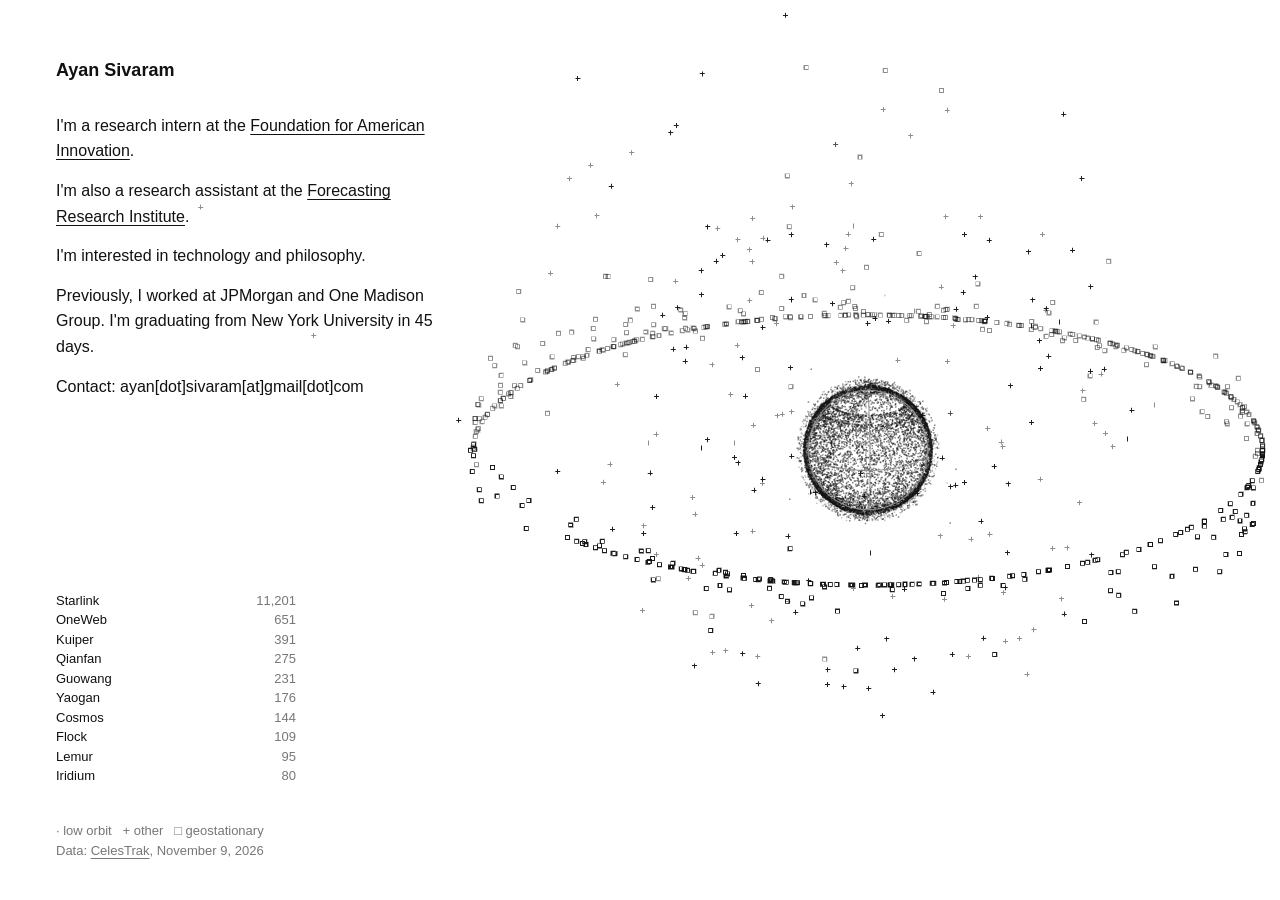
<file: index.html>
<!doctype html>
<html lang="en">
<head>
  <meta charset="utf-8">
  <meta name="viewport" content="width=device-width, initial-scale=1">
  <title>Ayan Sivaram</title>
  <meta name="description" content="Personal website">
  <style>
    :root { color-scheme: light; --ink: #111; --muted: #777; --highlight: #e8440a; }
    body { margin: 0; background: #fff; color: var(--ink); font: 16px/1.6 -apple-system, BlinkMacSystemFont, "Segoe UI", Helvetica, Arial, sans-serif; }
    main { max-width: 24rem; padding: 3rem 1.5rem 0; }
    h1 { margin: 0 0 1.75rem; font-size: 1.125rem; font-weight: 600; }
    p { margin: 0 0 0.875rem; }
    a { color: inherit; text-decoration-thickness: 1px; text-underline-offset: 0.2em; }
    #map { margin: 2rem 0 0; }
    #map[hidden] { display: none; }
    #globe { display: block; width: 100%; height: min(66.667vw, 70vh); }
    figcaption { padding: 1rem 1.5rem 2.5rem; color: var(--muted); font-size: 0.8125rem; line-height: 1.5; }
    figcaption p { margin: 0; }
    #groups { columns: 2; column-gap: 2rem; margin: 0 0 1rem; padding: 0; color: var(--ink); list-style: none; }
    #groups button { all: unset; display: flex; justify-content: space-between; width: 100%; cursor: pointer; }
    #groups button span { color: var(--muted); font-variant-numeric: tabular-nums; }
    #groups button:focus-visible { outline: 1px solid currentColor; }
    #groups button.on, #groups button.on span, #readout.on { color: var(--highlight); }
    #readout { min-height: 1.5em; color: var(--ink); }
    @media (orientation: portrait) {
      #globe { height: min(170vw, 100vh); height: min(170vw, 100svh); }
    }
    @media (orientation: landscape) and (min-width: 600px) and (max-width: 1099.98px), (orientation: landscape) and (min-width: 600px) and (max-height: 719.98px) {
      :root { --side: min(27rem, 50vw); }
      main, figcaption { box-sizing: border-box; width: var(--side); max-width: none; }
      main { padding-top: 2rem; }
      #map { margin: 0; }
      #globe { position: fixed; top: 0; left: var(--side); width: calc(100% - var(--side)); height: 100vh; height: 100dvh; }
    }
    @media (min-width: 1100px) and (min-height: 720px) {
      main { position: relative; z-index: 1; padding: 3.5rem 0 0 3.5rem; }
      #map { position: fixed; inset: 0; margin: 0; }
      #globe { height: 100%; }
      figcaption { position: absolute; left: 3.5rem; bottom: 2.5rem; width: 15rem; padding: 0; }
      #groups { columns: 1; }
      #readout { white-space: nowrap; }
    }
  </style>
</head>
<body>
  <main>
    <h1>Ayan Sivaram</h1>

    <p>I'm a research intern at the <a href="https://www.thefai.org/">Foundation for American Innovation</a>.</p>

    <p>I'm also a research assistant at the <a href="https://forecastingresearch.org/">Forecasting Research Institute</a>.</p>

    <p>I'm interested in technology and philosophy.</p>

    <p>Previously, I worked at JPMorgan and One Madison Group. <span id="graduation">I'm graduating from New York University in January 2027.</span></p>

    <p>Contact: ayan[dot]sivaram[at]gmail[dot]com</p>
  </main>

  <figure id="map" hidden>
    <canvas id="globe" aria-hidden="true"></canvas>
    <figcaption>
      <ul id="groups"></ul>
      <p id="readout" aria-live="polite"></p>
      <p>&middot; low orbit &nbsp; + other &nbsp; &#9633; geostationary</p>
      <p>Data: <a href="https://celestrak.org/">CelesTrak</a>, <span id="updated"></span></p>
    </figcaption>
  </figure>

  <script src="satellites.js" defer></script>
  <script src="globe.js" defer></script>
  <script>
    var parts = {};
    new Intl.DateTimeFormat("en-US", { timeZone: "America/New_York", year: "numeric", month: "numeric", day: "numeric" })
      .formatToParts(new Date())
      .forEach(function (part) { parts[part.type] = Number(part.value); });
    var days = (Date.UTC(2027, 0, 18) - Date.UTC(parts.year, parts.month - 1, parts.day)) / 86400000;
    var graduation = document.getElementById("graduation");
    if (days > 0) {
      graduation.textContent = "I'm graduating from New York University in " + days + (days === 1 ? " day." : " days.");
    } else if (days <= 0) {
      graduation.textContent = "I graduated from New York University.";
    }
  </script>
</body>
</html>
</file>
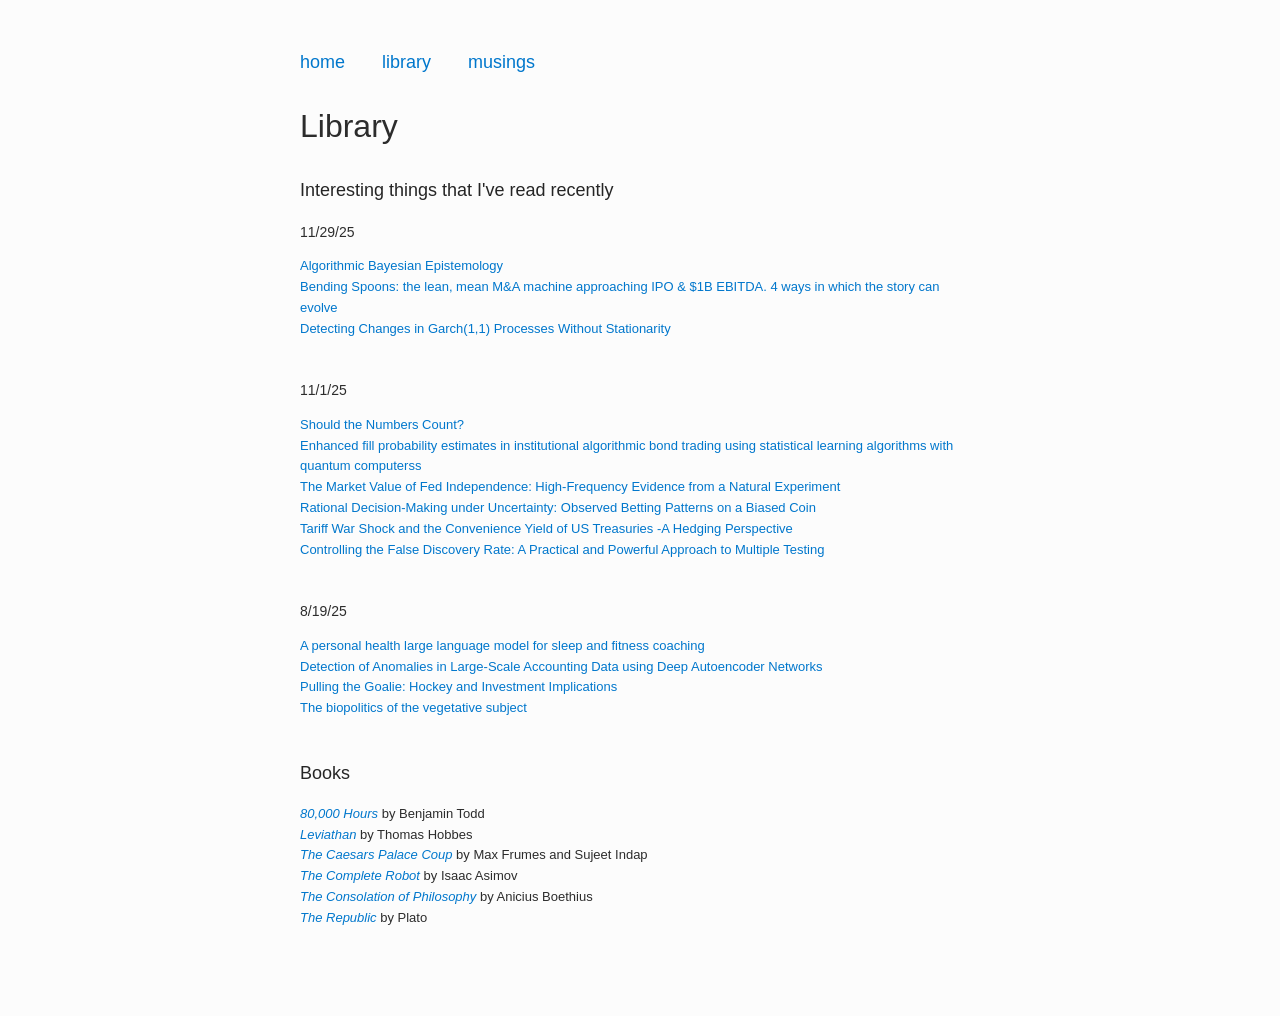
<file: library.html>
<!DOCTYPE html>
<html lang="en">
<head>
  <meta charset="UTF-8">
  <title>Library - Ayan Sivaram</title>
  <meta name="viewport" content="width=device-width, initial-scale=1.0">
  <style>
    body {
      margin: 0;
      font-family: "Helvetica Neue", Helvetica, Arial, sans-serif;
      background: #fcfcfc;
      color: #2c2c2c;
      font-size: 14px;
      line-height: 1.6;
      padding: 3rem 1.5rem;
      position: relative;
      min-height: 100vh;
    }

    .content {
      max-width: 680px;
      margin: 0 auto;
    }

    h1 {
      font-size: 2.0rem;
      margin-bottom: 1.5rem;
      font-weight: 300;
    }

    .description {
      font-size: 18px;
      color: #252525;
      margin-bottom: 1rem;
      font-weight: 300;
    }

    details {
      margin-top: 2rem;
      border-top: 1px solid #ddd;
      padding-top: 1rem;
    }

    summary {
      font-size: 1.1rem;
      font-weight: 500;
      cursor: pointer;
      color: #333;
      margin-bottom: 1rem;
    }

    a {
        color: #0077cc; /* or just 'blue' */
        text-decoration: none;
        font-weight: 300;
    }

    .top-bar {
      display: flex;
      justify-content: space-between;
      align-items: center;
      margin-bottom: 1.5rem;
      font-size: 18px;
    }

    .top-left a {
      margin-right: 2rem; /* controls spacing between top nav links */
      color: #0077cc;
      font-weight: 300;
      text-decoration: none;
    }

    .footer {
      max-width: 680px;
      margin: 1.5rem auto 1.5rem auto;
      font-size: 14px;
      color: #999;
      font-weight: 300;
      padding: 0 0rem;
    }

    .footer-left {
      line-height: 1.6;
    }

    .footer-left .emails div {
      margin-bottom: 0.3rem;
    }

    .social-links {
      display: flex;
      flex-wrap: wrap;
      gap: 1.2rem;
      margin-top: 1rem;
      margin-bottom: 1.5rem;
    }

    .social-links a {
      color: #0077cc;
      text-decoration: none;
      font-weight: 300;
    }

    .footer-right {
      margin-top: 2rem;
      text-align: left;
    }
  </style>
</head>
<body>
  <div class="content">
    <div class="top-bar">
      <div class="top-left">
        <a href="index.html">home</a>
        <a href="library.html">library</a>
        <a href="musings.html">musings</a>
      </div>
    </div>

    <h1>Library</h1>
    <div class="description">
      Interesting things that I've read recently
    </div>
    <div class="summary">
      11/29/25
    </div>    

    <ul style="font-size: 13px; margin-bottom: 2.5rem; padding-left: 0rem; list-style: none;">
      <li><a href="https://arxiv.org/pdf/2403.07949" target="_blank">Algorithmic Bayesian Epistemology</a></li>
      <li><a href="https://rollupeurope.com/p/bending-spoons-the-lean-mean-m-a-machine-approaching-ipo-1b-ebitda-4-ways-in-which-the-story-can-evo" target="_blank">Bending Spoons: the lean, mean M&A machine approaching IPO & $1B EBITDA. 4 ways in which the story can evolve</a></li>
      <li><a href="https://www.cambridge.org/core/services/aop-cambridge-core/content/view/17389A1846184AA9977023826DE6CDBD/S026646662510011Xa.pdf/detecting-changes-in-garch11-processes-without-assuming-stationarity.pdf" target="_blank">Detecting Changes in Garch(1,1) Processes Without Stationarity</a></li>
    </ul>
    
    <div class="summary">
      11/1/25
    </div>    

    <ul style="font-size: 13px; margin-bottom: 2.5rem; padding-left: 0rem; list-style: none;">
      <li><a href="https://sites.pitt.edu/~mthompso/readings/taurek.pdf" target="_blank">Should the Numbers Count?</a></li>
      <li><a href="https://arxiv.org/pdf/2509.17715" target="_blank">Enhanced fill probability estimates in institutional algorithmic bond trading using statistical learning algorithms with quantum computerss</a></li>
      <li><a href="https://papers.ssrn.com/sol3/papers.cfm?abstract_id=5436816" target="_blank">The Market Value of Fed Independence: High-Frequency Evidence from a Natural Experiment </a></li>
      <li><a href="https://papers.ssrn.com/sol3/papers.cfm?abstract_id=2856963" target="_blank">Rational Decision-Making under Uncertainty: Observed Betting Patterns on a Biased Coin</a></li>
      <li><a href="https://papers.ssrn.com/sol3/papers.cfm?abstract_id=5229097" target="_blank">Tariff War Shock and the Convenience Yield of US Treasuries -A Hedging Perspective</a></li>
      <li><a href="https://www.jstor.org/stable/2346101" target="_blank">Controlling the False Discovery Rate: A Practical and Powerful Approach to Multiple Testing</a></li>
    </ul>
   
    <div class="summary">
      8/19/25
    </div>    

    <ul style="font-size: 13px; margin-bottom: 2.5rem; padding-left: 0rem; list-style: none;">
      <li><a href="https://www.nature.com/articles/s41591-025-03888-0" target="_blank">A personal health large language model for sleep and fitness coaching</a></li>
      <li><a href="https://arxiv.org/pdf/1709.05254" target="_blank">Detection of Anomalies in Large-Scale Accounting Data using Deep Autoencoder Networks</a></li>
      <li><a href="https://papers.ssrn.com/sol3/papers.cfm?abstract_id=3132563" target="_blank">Pulling the Goalie: Hockey and Investment Implications</a></li>
      <li><a href="https://escholarship.org/uc/item/0871s9tm" target="_blank">The biopolitics of the vegetative subject</a></li>   
    </ul>
    
    <div class="description">
      Books
    </div>
    <ul style="font-size: 13px; margin-bottom: 2.5rem; padding-left: 0rem; list-style: none;">
      <li><a href="https://80000hours.org/wp-content/uploads/2017/04/80000-Hours.pdf" target="_blank"><em>80,000 Hours</em></a> by Benjamin Todd</li>
      <li><a href="https://www.gutenberg.org/files/3207/3207-h/3207-h.htm" target="_blank"><em>Leviathan</em></a> by Thomas Hobbes</li>    
      <li><a href="https://www.goodreads.com/book/show/54696215-the-caesars-palace-coup" target="_blank"><em>The Caesars Palace Coup</em></a> by Max Frumes and Sujeet Indap</li>
      <li><a href="https://www.goodreads.com/book/show/50091.The_Complete_Robot" target="_blank"><em>The Complete Robot</em></a> by Isaac Asimov</li>
      <li><a href="https://www.gutenberg.org/files/14328/14328-h/14328-h.htm" target="_blank"><em>The Consolation of Philosophy</em></a> by Anicius Boethius</li>
      <li><a href="https://www.gutenberg.org/files/1497/1497-h/1497-h.htm" target="_blank"><em>The Republic</em></a> by Plato</li>
    </ul>

  </div>
</body>
</html>
</file>
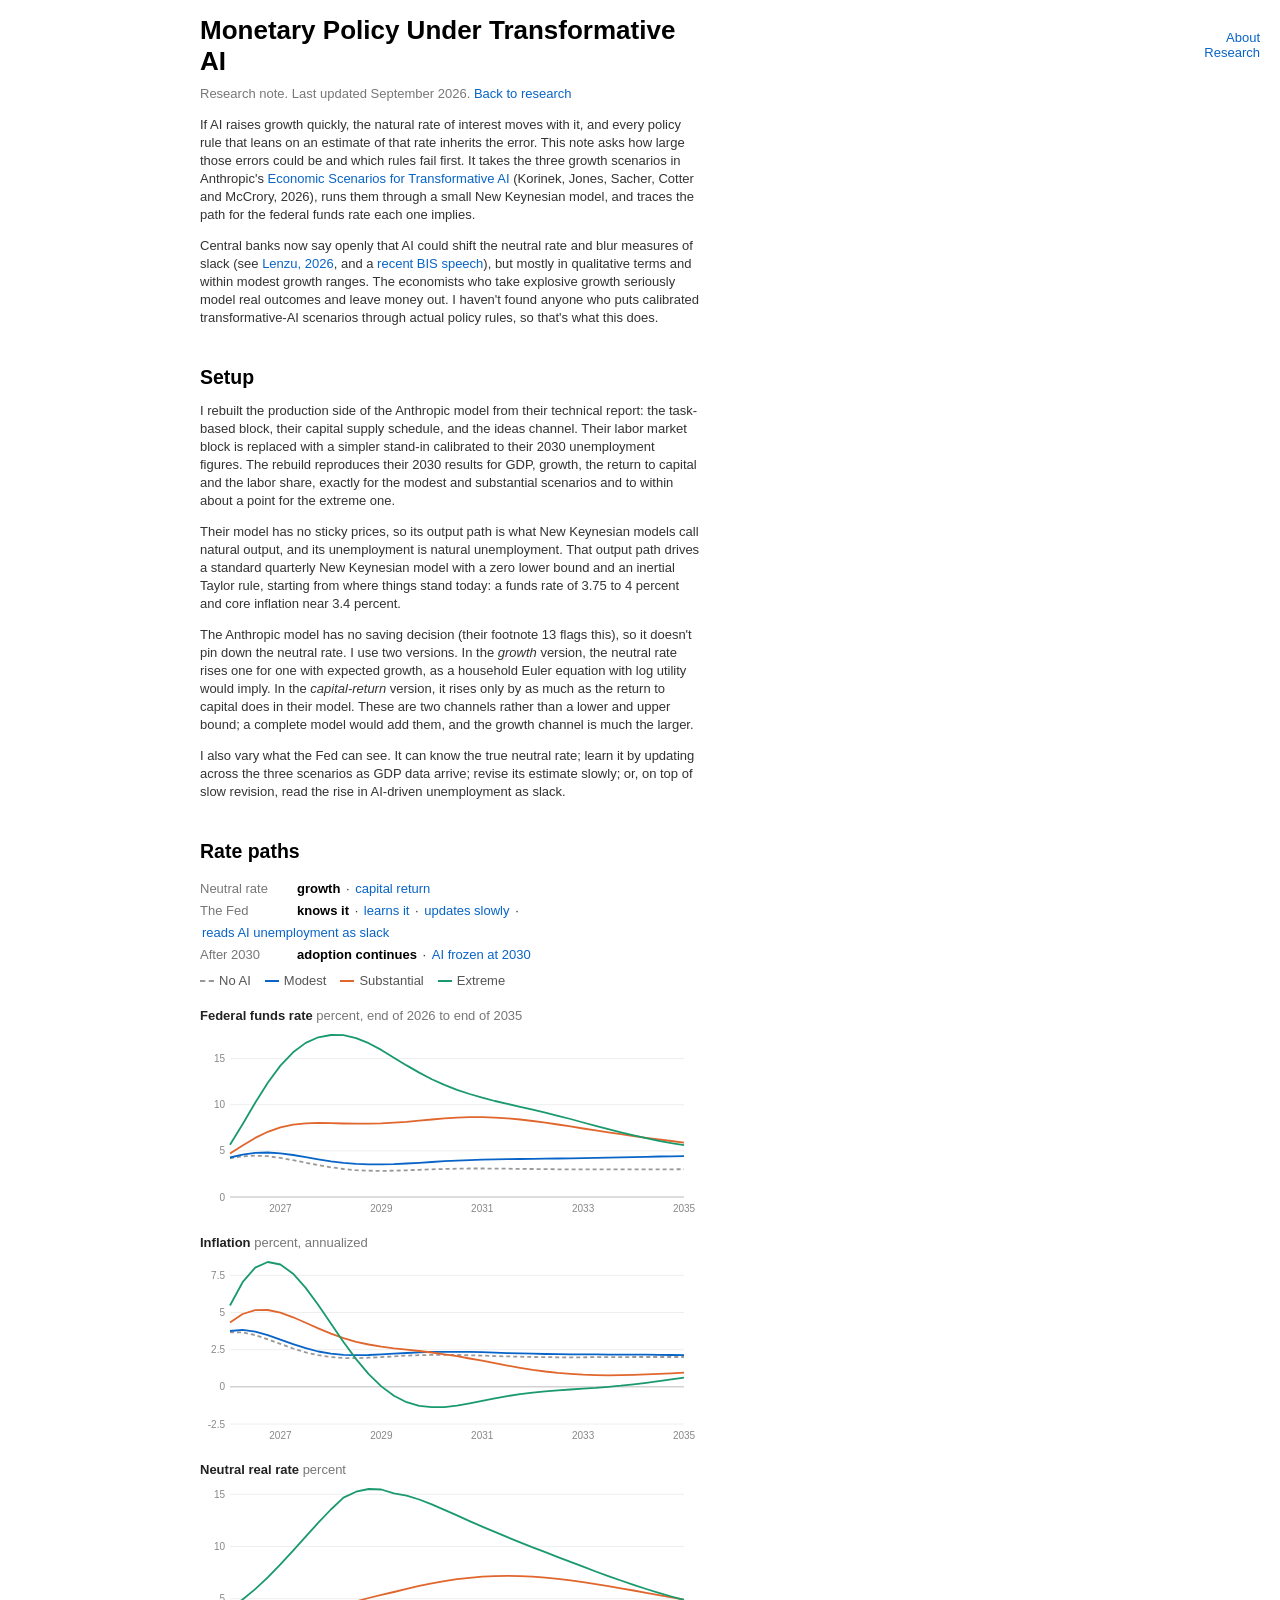
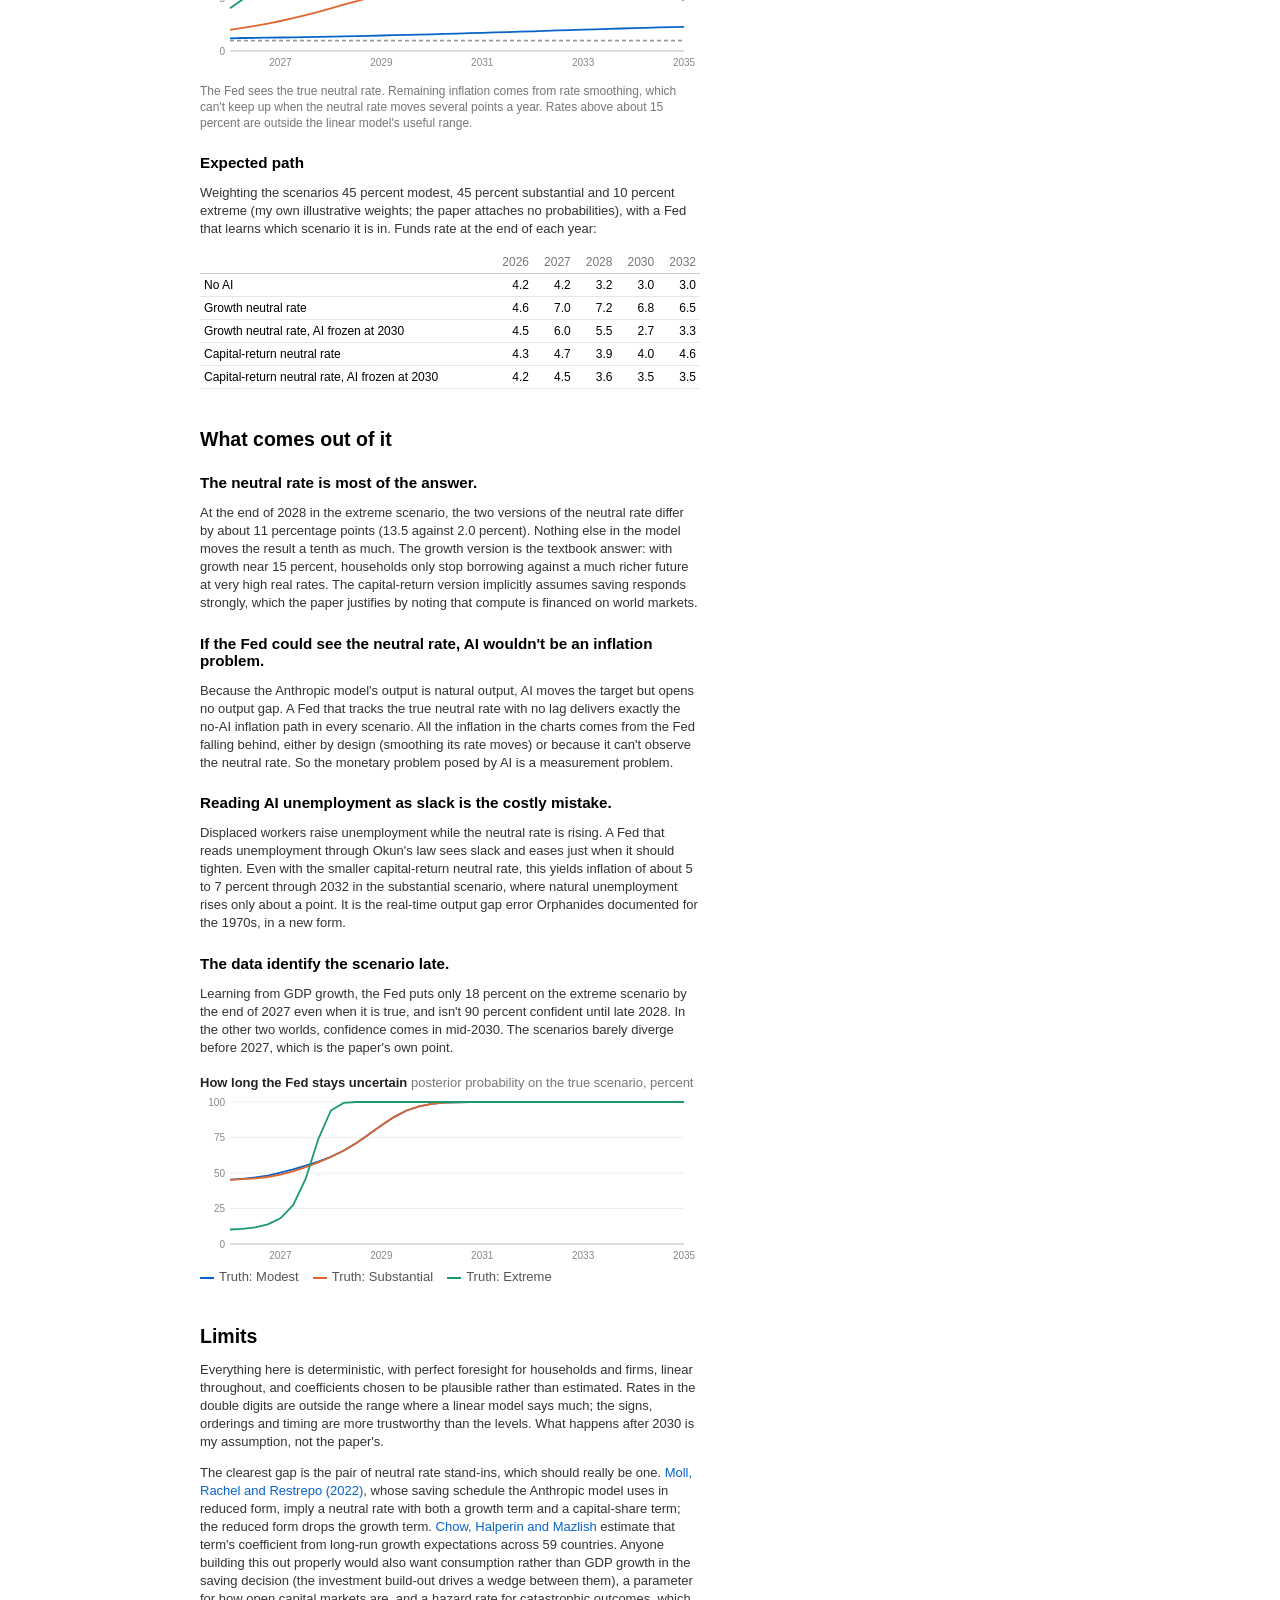
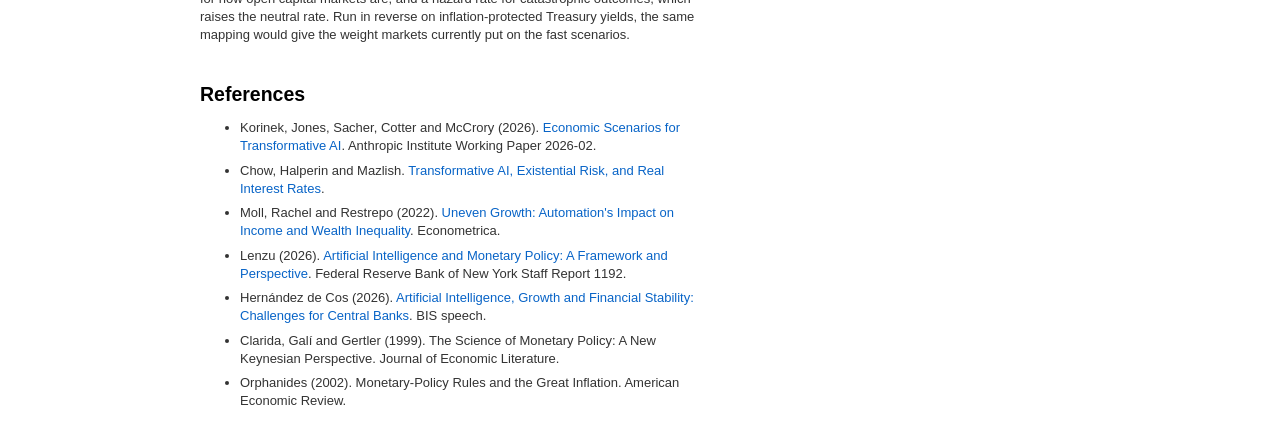
<file: monetary-policy-ai.html>
<!DOCTYPE html>
<html>
<head>
  <meta charset="utf-8">
  <meta name="viewport" content="width=device-width, initial-scale=1">
  <title>Monetary Policy Under Transformative AI · Ayan Sivaram</title>
  <link rel="stylesheet" href="/style.css">
  <style>
    #content .meta { color: #777; margin-top: 0.6em; }
    #content .toggles { margin: 1.2em 0 0.4em; line-height: 22px; color: #333; }
    #content .toggles span.lbl { color: #777; display: inline-block; width: 95px; }
    #content .toggles button {
      font: inherit; color: #0864c7; background: none; border: 0; padding: 0; margin: 0 2px; cursor: pointer;
    }
    #content .toggles button:hover { text-decoration: underline; }
    #content .toggles button[aria-pressed="true"] { color: #000; font-weight: bold; cursor: default; }
    #content .toggles button[aria-pressed="true"]:hover { text-decoration: none; }
    #content .toggles button:focus-visible { outline: 1px dotted #0864c7; }
    #content .chart { margin-top: 1.4em; }
    #content .chart .ttl { font-weight: bold; color: #222; }
    #content .chart .sub { color: #777; }
    #content .chart svg { display: block; width: 100%; height: auto; margin-top: 4px; }
    #content .chart svg text { font: 10px Helvetica, Arial, sans-serif; fill: #888; }
    #content .legend { color: #555; margin-top: 4px; line-height: 18px; }
    #content .legend span { margin-right: 14px; white-space: nowrap; }
    #content .legend i { display: inline-block; width: 14px; border-top: 2px solid; vertical-align: middle; margin-right: 5px; }
    #content .legend i.dash { border-top-style: dashed; }
    #content .note { color: #777; font-size: 12px; line-height: 16px; }
    #content table { border-collapse: collapse; width: 100%; margin-top: 1em; font-size: 12px; }
    #content th, #content td { padding: 4px 4px; text-align: right; border-bottom: 1px solid #e6e6e6; white-space: nowrap; font-variant-numeric: tabular-nums; }
    #content th:first-child, #content td:first-child { text-align: left; white-space: normal; }
    #content th { color: #777; font-weight: normal; border-bottom: 1px solid #ccc; }
    #content .refs li { margin-bottom: 0.5em; }
    #tip {
      position: fixed; pointer-events: none; background: #fff; border: 1px solid #ccc; padding: 5px 7px;
      font: 11px/15px Helvetica, Arial, sans-serif; color: #222; box-shadow: 0 2px 6px rgba(0,0,0,.12); z-index: 5;
    }
    #tip b { display: block; color: #777; font-weight: normal; }
    #tip .sw { display: inline-block; width: 9px; height: 2px; vertical-align: middle; margin-right: 5px; }
    @media (max-width: 760px) {
      #menu { float: none; width: auto; margin: 16px 16px 0; text-align: left; }
      #menu li { display: inline-block; margin-right: 12px; }
      #left { display: none; }
      #content { float: none; width: auto; margin: 10px 16px 40px; }
    }
  </style>
</head>
<body>

<div id="menu">
  <ul>
    <li><a href="/">About</a></li>
    <li><a href="/research">Research</a></li>
  </ul>
</div>

<div id="left"></div>

<div id="content">
  <h1>Monetary Policy Under Transformative AI</h1>
  <p class="meta">Research note. Last updated September 2026. <a href="/research">Back to research</a></p>

  <p>If AI raises growth quickly, the natural rate of interest moves with it, and every policy rule that leans on an estimate of that rate inherits the error. This note asks how large those errors could be and which rules fail first. It takes the three growth scenarios in Anthropic's <a href="https://www.anthropic.com/institute/econ-scenarios">Economic Scenarios for Transformative AI</a> (Korinek, Jones, Sacher, Cotter and McCrory, 2026), runs them through a small New Keynesian model, and traces the path for the federal funds rate each one implies.</p>

  <p>Central banks now say openly that AI could shift the neutral rate and blur measures of slack (see <a href="https://www.newyorkfed.org/medialibrary/media/research/staff_reports/sr1192.pdf">Lenzu, 2026</a>, and a <a href="https://www.bis.org/speeches/20260910-artificial-intelligence-growth-and-financial-stability-challenges-central-banks">recent BIS speech</a>), but mostly in qualitative terms and within modest growth ranges. The economists who take explosive growth seriously model real outcomes and leave money out. I haven't found anyone who puts calibrated transformative-AI scenarios through actual policy rules, so that's what this does.</p>

  <h2>Setup</h2>

  <p>I rebuilt the production side of the Anthropic model from their technical report: the task-based block, their capital supply schedule, and the ideas channel. Their labor market block is replaced with a simpler stand-in calibrated to their 2030 unemployment figures. The rebuild reproduces their 2030 results for GDP, growth, the return to capital and the labor share, exactly for the modest and substantial scenarios and to within about a point for the extreme one.</p>

  <p>Their model has no sticky prices, so its output path is what New Keynesian models call natural output, and its unemployment is natural unemployment. That output path drives a standard quarterly New Keynesian model with a zero lower bound and an inertial Taylor rule, starting from where things stand today: a funds rate of 3.75 to 4 percent and core inflation near 3.4 percent.</p>

  <p>The Anthropic model has no saving decision (their footnote 13 flags this), so it doesn't pin down the neutral rate. I use two versions. In the <em>growth</em> version, the neutral rate rises one for one with expected growth, as a household Euler equation with log utility would imply. In the <em>capital-return</em> version, it rises only by as much as the return to capital does in their model. These are two channels rather than a lower and upper bound; a complete model would add them, and the growth channel is much the larger.</p>

  <p>I also vary what the Fed can see. It can know the true neutral rate; learn it by updating across the three scenarios as GDP data arrive; revise its estimate slowly; or, on top of slow revision, read the rise in AI-driven unemployment as slack.</p>

  <h2>Rate paths</h2>

  <div class="toggles" id="toggles">
    <div><span class="lbl">Neutral rate</span><button id="c-euler" data-k="concept" data-v="euler" aria-pressed="true">growth</button> · <button id="c-mpk" data-k="concept" data-v="mpk" aria-pressed="false">capital return</button></div>
    <div><span class="lbl">The Fed</span><button id="r-omni" data-k="rule" data-v="omniscient" aria-pressed="true">knows it</button> · <button id="r-bayes" data-k="rule" data-v="bayes" aria-pressed="false">learns it</button> · <button id="r-stale" data-k="rule" data-v="stale" aria-pressed="false">updates slowly</button> · <button id="r-ugap" data-k="rule" data-v="u_gap" aria-pressed="false">reads AI unemployment as slack</button></div>
    <div><span class="lbl">After 2030</span><button id="e-sat" data-k="ext" data-v="saturate" aria-pressed="true">adoption continues</button> · <button id="e-plat" data-k="ext" data-v="plateau" aria-pressed="false">AI frozen at 2030</button></div>
  </div>
  <div class="legend" id="legend"></div>

  <div class="chart"><span class="ttl">Federal funds rate</span> <span class="sub">percent, end of 2026 to end of 2035</span><svg id="ch-i" viewBox="0 0 500 190"></svg></div>
  <div class="chart"><span class="ttl">Inflation</span> <span class="sub">percent, annualized</span><svg id="ch-pi" viewBox="0 0 500 190"></svg></div>
  <div class="chart"><span class="ttl">Neutral real rate</span> <span class="sub">percent</span><svg id="ch-r" viewBox="0 0 500 190"></svg></div>
  <p class="note" id="rule-note"></p>

  <h3>Expected path</h3>
  <p>Weighting the scenarios 45 percent modest, 45 percent substantial and 10 percent extreme (my own illustrative weights; the paper attaches no probabilities), with a Fed that learns which scenario it is in. Funds rate at the end of each year:</p>
  <table id="tbl"><thead><tr><th></th><th>2026</th><th>2027</th><th>2028</th><th>2030</th><th>2032</th></tr></thead><tbody></tbody></table>

  <h2>What comes out of it</h2>

  <h3>The neutral rate is most of the answer.</h3>
  <p>At the end of 2028 in the extreme scenario, the two versions of the neutral rate differ by about 11 percentage points (13.5 against 2.0 percent). Nothing else in the model moves the result a tenth as much. The growth version is the textbook answer: with growth near 15 percent, households only stop borrowing against a much richer future at very high real rates. The capital-return version implicitly assumes saving responds strongly, which the paper justifies by noting that compute is financed on world markets.</p>

  <h3>If the Fed could see the neutral rate, AI wouldn't be an inflation problem.</h3>
  <p>Because the Anthropic model's output is natural output, AI moves the target but opens no output gap. A Fed that tracks the true neutral rate with no lag delivers exactly the no-AI inflation path in every scenario. All the inflation in the charts comes from the Fed falling behind, either by design (smoothing its rate moves) or because it can't observe the neutral rate. So the monetary problem posed by AI is a measurement problem.</p>

  <h3>Reading AI unemployment as slack is the costly mistake.</h3>
  <p>Displaced workers raise unemployment while the neutral rate is rising. A Fed that reads unemployment through Okun's law sees slack and eases just when it should tighten. Even with the smaller capital-return neutral rate, this yields inflation of about 5 to 7 percent through 2032 in the substantial scenario, where natural unemployment rises only about a point. It is the real-time output gap error Orphanides documented for the 1970s, in a new form.</p>

  <h3>The data identify the scenario late.</h3>
  <p>Learning from GDP growth, the Fed puts only 18 percent on the extreme scenario by the end of 2027 even when it is true, and isn't 90 percent confident until late 2028. In the other two worlds, confidence comes in mid-2030. The scenarios barely diverge before 2027, which is the paper's own point.</p>

  <div class="chart"><span class="ttl">How long the Fed stays uncertain</span> <span class="sub">posterior probability on the true scenario, percent</span><svg id="ch-post" viewBox="0 0 500 170"></svg></div>
  <div class="legend" id="legend-post"></div>

  <h2>Limits</h2>
  <p>Everything here is deterministic, with perfect foresight for households and firms, linear throughout, and coefficients chosen to be plausible rather than estimated. Rates in the double digits are outside the range where a linear model says much; the signs, orderings and timing are more trustworthy than the levels. What happens after 2030 is my assumption, not the paper's.</p>
  <p>The clearest gap is the pair of neutral rate stand-ins, which should really be one. <a href="https://onlinelibrary.wiley.com/doi/abs/10.3982/ECTA19417">Moll, Rachel and Restrepo (2022)</a>, whose saving schedule the Anthropic model uses in reduced form, imply a neutral rate with both a growth term and a capital-share term; the reduced form drops the growth term. <a href="https://basilhalperin.com/papers/agi_emh.pdf">Chow, Halperin and Mazlish</a> estimate that term's coefficient from long-run growth expectations across 59 countries. Anyone building this out properly would also want consumption rather than GDP growth in the saving decision (the investment build-out drives a wedge between them), a parameter for how open capital markets are, and a hazard rate for catastrophic outcomes, which raises the neutral rate. Run in reverse on inflation-protected Treasury yields, the same mapping would give the weight markets currently put on the fast scenarios.</p>

  <h2>References</h2>
  <ul class="refs">
    <li>Korinek, Jones, Sacher, Cotter and McCrory (2026). <a href="https://www-cdn.anthropic.com/files/4zrzovbb/website/cf58f84d46a4a76bf5a5b039ac695fba6b80041c.pdf">Economic Scenarios for Transformative AI</a>. Anthropic Institute Working Paper 2026-02.</li>
    <li>Chow, Halperin and Mazlish. <a href="https://basilhalperin.com/papers/agi_emh.pdf">Transformative AI, Existential Risk, and Real Interest Rates</a>.</li>
    <li>Moll, Rachel and Restrepo (2022). <a href="https://onlinelibrary.wiley.com/doi/abs/10.3982/ECTA19417">Uneven Growth: Automation's Impact on Income and Wealth Inequality</a>. Econometrica.</li>
    <li>Lenzu (2026). <a href="https://www.newyorkfed.org/medialibrary/media/research/staff_reports/sr1192.pdf">Artificial Intelligence and Monetary Policy: A Framework and Perspective</a>. Federal Reserve Bank of New York Staff Report 1192.</li>
    <li>Hernández de Cos (2026). <a href="https://www.bis.org/speeches/20260910-artificial-intelligence-growth-and-financial-stability-challenges-central-banks">Artificial Intelligence, Growth and Financial Stability: Challenges for Central Banks</a>. BIS speech.</li>
    <li>Clarida, Galí and Gertler (1999). The Science of Monetary Policy: A New Keynesian Perspective. Journal of Economic Literature.</li>
    <li>Orphanides (2002). Monetary-Policy Rules and the Great Inflation. American Economic Review.</li>
  </ul>
</div>

<div id="tip" hidden></div>

<script>
var DATA = {"t":[2026.75,2027.0,2027.25,2027.5,2027.75,2028.0,2028.25,2028.5,2028.75,2029.0,2029.25,2029.5,2029.75,2030.0,2030.25,2030.5,2030.75,2031.0,2031.25,2031.5,2031.75,2032.0,2032.25,2032.5,2032.75,2033.0,2033.25,2033.5,2033.75,2034.0,2034.25,2034.5,2034.75,2035.0,2035.25,2035.5,2035.75],"d":{"euler_saturate":{"noAI":{"rstar":[1.0,1.0,1.0,1.0,1.0,1.0,1.0,1.0,1.0,1.0,1.0,1.0,1.0,1.0,1.0,1.0,1.0,1.0,1.0,1.0,1.0,1.0,1.0,1.0,1.0,1.0,1.0,1.0,1.0,1.0,1.0,1.0,1.0,1.0,1.0,1.0,1.0],"rules":{"omniscient":{"i":[4.2,4.41,4.48,4.42,4.24,3.99,3.72,3.45,3.22,3.03,2.91,2.85,2.83,2.85,2.89,2.95,3.0,3.04,3.07,3.09,3.09,3.08,3.07,3.05,3.03,3.02,3.0,2.99,2.99,2.99,2.99,2.99,2.99,3.0,3.0,3.0,3.01],"pi":[3.66,3.66,3.48,3.2,2.89,2.58,2.32,2.13,2.01,1.94,1.93,1.96,2.0,2.05,2.1,2.13,2.15,2.15,2.14,2.12,2.1,2.07,2.05,2.03,2.01,2.0,1.99,1.99,1.99,2.0,2.0,2.0,2.01,2.01,2.01,2.01,2.01]},"stale":{"i":[4.2,4.41,4.48,4.42,4.24,3.99,3.72,3.45,3.22,3.03,2.91,2.85,2.83,2.85,2.89,2.95,3.0,3.04,3.07,3.09,3.09,3.08,3.07,3.05,3.03,3.02,3.0,2.99,2.99,2.99,2.99,2.99,2.99,3.0,3.0,3.0,3.01],"pi":[3.66,3.66,3.48,3.2,2.89,2.58,2.32,2.13,2.01,1.94,1.93,1.96,2.0,2.05,2.1,2.13,2.15,2.15,2.14,2.12,2.1,2.07,2.05,2.03,2.01,2.0,1.99,1.99,1.99,2.0,2.0,2.0,2.01,2.01,2.01,2.01,2.01]},"u_gap":{"i":[4.2,4.41,4.48,4.42,4.24,3.99,3.72,3.45,3.22,3.03,2.91,2.85,2.83,2.85,2.89,2.95,3.0,3.04,3.07,3.09,3.09,3.08,3.07,3.05,3.03,3.02,3.0,2.99,2.99,2.99,2.99,2.99,2.99,3.0,3.0,3.0,3.01],"pi":[3.66,3.66,3.48,3.2,2.89,2.58,2.32,2.13,2.01,1.94,1.93,1.96,2.0,2.05,2.1,2.13,2.15,2.15,2.14,2.12,2.1,2.07,2.05,2.03,2.01,2.0,1.99,1.99,1.99,2.0,2.0,2.0,2.01,2.01,2.01,2.01,2.01]}}},"modest":{"rstar":[1.22,1.24,1.25,1.27,1.29,1.31,1.33,1.35,1.38,1.4,1.43,1.45,1.48,1.51,1.54,1.57,1.6,1.64,1.67,1.71,1.74,1.78,1.81,1.85,1.89,1.93,1.97,2.0,2.04,2.08,2.12,2.15,2.19,2.22,2.26,2.29,2.32],"rules":{"omniscient":{"i":[4.28,4.6,4.78,4.82,4.73,4.55,4.33,4.09,3.87,3.7,3.59,3.53,3.53,3.56,3.63,3.71,3.79,3.88,3.95,4.0,4.05,4.08,4.1,4.12,4.14,4.15,4.17,4.19,4.21,4.24,4.27,4.3,4.33,4.36,4.39,4.41,4.43],"pi":[3.76,3.84,3.72,3.48,3.17,2.87,2.6,2.38,2.24,2.15,2.13,2.14,2.18,2.23,2.28,2.32,2.35,2.36,2.36,2.35,2.33,2.3,2.27,2.25,2.23,2.21,2.2,2.19,2.18,2.18,2.17,2.17,2.16,2.16,2.15,2.14,2.13]},"stale":{"i":[4.32,4.73,5.04,5.21,5.25,5.16,5.01,4.81,4.62,4.45,4.32,4.25,4.23,4.25,4.32,4.4,4.5,4.59,4.68,4.76,4.83,4.88,4.92,4.95,4.98,5.0,5.02,5.04,5.07,5.09,5.11,5.14,5.16,5.18,5.2,5.21,5.22],"pi":[3.94,4.19,4.21,4.07,3.84,3.57,3.3,3.08,2.91,2.8,2.76,2.76,2.8,2.86,2.93,2.99,3.05,3.08,3.11,3.12,3.12,3.11,3.09,3.08,3.06,3.05,3.04,3.04,3.03,3.03,3.02,3.01,3.0,2.99,2.97,2.95,2.93]},"u_gap":{"i":[4.33,4.78,5.13,5.35,5.42,5.38,5.25,5.07,4.88,4.72,4.6,4.53,4.51,4.54,4.61,4.71,4.82,4.93,5.03,5.13,5.21,5.28,5.34,5.39,5.43,5.46,5.5,5.53,5.57,5.61,5.64,5.68,5.71,5.74,5.77,5.8,5.82],"pi":[4.0,4.3,4.37,4.26,4.05,3.8,3.54,3.32,3.15,3.04,3.0,3.01,3.06,3.13,3.21,3.28,3.35,3.41,3.45,3.47,3.49,3.5,3.5,3.5,3.5,3.5,3.5,3.51,3.52,3.53,3.53,3.54,3.54,3.54,3.54,3.53,3.52]},"bayes":{"i":[4.23,4.38,4.33,4.14,3.85,3.52,3.21,2.98,2.85,2.83,2.88,3.0,3.15,3.31,3.48,3.63,3.77,3.9,3.99,4.07,4.11,4.14,4.15,4.16,4.16,4.16,4.16,4.18,4.2,4.22,4.26,4.29,4.32,4.36,4.39,4.41,4.44],"pi":[3.34,3.04,2.62,2.18,1.78,1.46,1.26,1.18,1.2,1.3,1.46,1.65,1.85,2.03,2.18,2.29,2.37,2.41,2.42,2.4,2.36,2.32,2.28,2.24,2.21,2.19,2.18,2.17,2.17,2.17,2.17,2.17,2.17,2.16,2.15,2.14,2.13]}},"post":[[0.453,0.45,0.097],[0.459,0.45,0.091],[0.468,0.452,0.08],[0.482,0.454,0.064],[0.502,0.456,0.042],[0.526,0.453,0.021],[0.552,0.442,0.006],[0.58,0.419,0.001],[0.614,0.386,0.0],[0.657,0.343,0.0],[0.71,0.29,0.0],[0.771,0.229,0.0],[0.835,0.165,0.0],[0.894,0.106,0.0],[0.94,0.06,0.0],[0.97,0.03,0.0],[0.987,0.013,0.0],[0.995,0.005,0.0],[0.998,0.002,0.0],[0.999,0.001,0.0],[1.0,0.0,0.0],[1.0,0.0,0.0],[1.0,0.0,0.0],[1.0,0.0,0.0],[1.0,0.0,0.0],[1.0,0.0,0.0],[1.0,0.0,0.0],[1.0,0.0,0.0],[1.0,0.0,0.0],[1.0,0.0,0.0],[1.0,0.0,0.0],[1.0,0.0,0.0],[1.0,0.0,0.0],[1.0,0.0,0.0],[1.0,0.0,0.0],[1.0,0.0,0.0],[1.0,0.0,0.0]]},"substantial":{"rstar":[2.03,2.21,2.4,2.62,2.87,3.14,3.44,3.75,4.09,4.44,4.76,5.07,5.37,5.65,5.95,6.23,6.47,6.69,6.87,7.01,7.11,7.17,7.19,7.17,7.11,7.02,6.9,6.76,6.59,6.4,6.21,6.0,5.79,5.57,5.35,5.13,4.92],"rules":{"omniscient":{"i":[4.7,5.59,6.41,7.07,7.55,7.84,7.99,8.03,8.01,7.97,7.94,7.94,7.98,8.05,8.15,8.28,8.4,8.52,8.61,8.65,8.66,8.61,8.53,8.4,8.24,8.06,7.86,7.65,7.43,7.22,7.01,6.81,6.61,6.42,6.24,6.07,5.9],"pi":[4.32,4.9,5.16,5.17,4.99,4.68,4.31,3.93,3.58,3.28,3.03,2.85,2.71,2.59,2.5,2.41,2.31,2.19,2.06,1.91,1.76,1.59,1.43,1.28,1.15,1.03,0.94,0.87,0.82,0.79,0.78,0.79,0.81,0.84,0.87,0.91,0.95]},"stale":{"i":[5.03,6.62,8.33,9.91,11.22,12.18,12.78,13.07,13.12,13.01,12.8,12.57,12.36,12.18,12.05,11.96,11.89,11.81,11.71,11.55,11.34,11.06,10.72,10.31,9.85,9.35,8.83,8.29,7.76,7.24,6.74,6.26,5.81,5.39,5.0,4.64,4.31],"pi":[5.58,7.32,8.56,9.3,9.59,9.54,9.24,8.8,8.31,7.83,7.42,7.07,6.8,6.59,6.42,6.25,6.07,5.85,5.58,5.26,4.89,4.47,4.02,3.56,3.09,2.63,2.18,1.77,1.38,1.04,0.72,0.45,0.2,-0.01,-0.2,-0.36,-0.49]},"u_gap":{"i":[5.16,6.98,8.97,10.85,12.43,13.62,14.41,14.83,14.97,14.92,14.76,14.56,14.37,14.23,14.14,14.1,14.08,14.06,14.02,13.92,13.75,13.5,13.17,12.76,12.29,11.76,11.2,10.61,10.02,9.42,8.85,8.29,7.75,7.25,6.77,6.32,5.9],"pi":[5.95,8.04,9.57,10.54,11.0,11.06,10.83,10.43,9.96,9.51,9.13,8.83,8.62,8.48,8.39,8.32,8.22,8.09,7.9,7.64,7.32,6.94,6.51,6.05,5.57,5.08,4.6,4.14,3.7,3.29,2.91,2.56,2.23,1.94,1.66,1.42,1.19]},"bayes":{"i":[4.77,5.81,6.81,7.66,8.29,8.68,8.85,8.85,8.75,8.61,8.47,8.37,8.31,8.31,8.36,8.43,8.51,8.58,8.62,8.63,8.61,8.56,8.47,8.35,8.2,8.03,7.84,7.64,7.44,7.23,7.02,6.82,6.62,6.43,6.25,6.07,5.9],"pi":[4.57,5.37,5.83,5.98,5.89,5.62,5.25,4.83,4.41,4.02,3.68,3.38,3.12,2.89,2.7,2.52,2.35,2.18,2.02,1.86,1.7,1.54,1.4,1.26,1.14,1.04,0.95,0.88,0.84,0.81,0.8,0.8,0.81,0.84,0.87,0.91,0.95]}},"post":[[0.449,0.452,0.099],[0.447,0.456,0.097],[0.446,0.462,0.092],[0.444,0.472,0.083],[0.443,0.488,0.068],[0.441,0.512,0.047],[0.433,0.541,0.025],[0.416,0.575,0.009],[0.385,0.613,0.002],[0.343,0.657,0.0],[0.29,0.71,0.0],[0.229,0.771,0.0],[0.165,0.835,0.0],[0.106,0.894,0.0],[0.06,0.94,0.0],[0.03,0.97,0.0],[0.013,0.987,0.0],[0.005,0.995,0.0],[0.002,0.998,0.0],[0.001,0.999,0.0],[0.0,1.0,0.0],[0.0,1.0,0.0],[0.0,1.0,0.0],[0.0,1.0,0.0],[0.0,1.0,0.0],[0.0,1.0,0.0],[0.0,1.0,0.0],[0.0,1.0,0.0],[0.0,1.0,0.0],[0.0,1.0,0.0],[0.0,1.0,0.0],[0.0,1.0,0.0],[0.0,1.0,0.0],[0.0,1.0,0.0],[0.0,1.0,0.0],[0.0,1.0,0.0],[0.0,1.0,0.0]]},"extreme":{"rstar":[4.09,4.93,5.93,7.05,8.29,9.6,10.95,12.28,13.55,14.69,15.25,15.51,15.46,15.1,14.87,14.5,14.04,13.52,12.98,12.44,11.91,11.4,10.9,10.41,9.93,9.46,8.99,8.53,8.07,7.61,7.17,6.75,6.33,5.94,5.57,5.22,4.89],"rules":{"omniscient":{"i":[5.66,7.88,10.21,12.39,14.24,15.69,16.7,17.31,17.56,17.54,17.22,16.67,15.94,15.1,14.26,13.48,12.77,12.15,11.62,11.16,10.76,10.41,10.09,9.77,9.46,9.14,8.8,8.45,8.08,7.72,7.36,7.01,6.68,6.37,6.09,5.83,5.61],"pi":[5.47,7.04,8.02,8.4,8.23,7.61,6.66,5.51,4.26,3.02,1.87,0.86,0.03,-0.6,-1.03,-1.28,-1.37,-1.36,-1.26,-1.11,-0.94,-0.77,-0.62,-0.49,-0.39,-0.3,-0.24,-0.18,-0.12,-0.07,0.0,0.08,0.17,0.27,0.38,0.5,0.62]},"stale":{"i":[6.61,10.78,15.53,20.14,24.09,27.06,28.94,29.73,29.56,28.63,27.12,25.24,23.18,21.08,19.06,17.2,15.53,14.06,12.77,11.63,10.62,9.71,8.85,8.03,7.25,6.48,5.73,5.0,4.3,3.65,3.03,2.48,1.98,1.55,1.18,0.88,0.63],"pi":[9.1,13.99,17.71,20.1,21.16,21.06,20.02,18.3,16.17,13.86,11.54,9.35,7.39,5.69,4.27,3.11,2.17,1.4,0.75,0.18,-0.33,-0.81,-1.28,-1.73,-2.17,-2.6,-3.0,-3.36,-3.68,-3.95,-4.16,-4.32,-4.43,-4.48,-4.48,-4.43,-4.35]},"u_gap":{"i":[7.74,13.86,20.98,28.04,34.27,39.21,42.65,44.61,45.26,44.85,43.68,42.03,40.12,38.15,36.26,34.52,32.94,31.52,30.2,28.93,27.68,26.38,25.02,23.58,22.07,20.48,18.85,17.21,15.57,13.98,12.46,11.02,9.69,8.47,7.37,6.39,5.53],"pi":[12.1,19.78,25.91,30.21,32.71,33.6,33.22,31.94,30.13,28.12,26.15,24.38,22.92,21.78,20.93,20.31,19.84,19.42,18.97,18.43,17.76,16.93,15.95,14.84,13.61,12.31,10.97,9.64,8.34,7.1,5.94,4.87,3.91,3.05,2.29,1.62,1.05]},"bayes":{"i":[5.75,8.36,11.18,13.78,15.89,17.4,18.41,19.12,19.49,19.35,18.7,17.68,16.47,15.19,14.02,13.02,12.21,11.58,11.12,10.77,10.52,10.3,10.09,9.86,9.6,9.29,8.95,8.57,8.17,7.77,7.38,7.0,6.65,6.33,6.05,5.79,5.57],"pi":[6.66,9.29,11.09,11.97,11.97,11.2,9.84,8.08,6.13,4.17,2.38,0.85,-0.35,-1.19,-1.69,-1.9,-1.88,-1.71,-1.45,-1.15,-0.87,-0.63,-0.44,-0.31,-0.22,-0.18,-0.15,-0.14,-0.12,-0.09,-0.04,0.03,0.12,0.23,0.35,0.48,0.61]}},"post":[[0.443,0.455,0.102],[0.43,0.463,0.107],[0.407,0.476,0.117],[0.368,0.494,0.138],[0.306,0.512,0.181],[0.216,0.511,0.273],[0.108,0.432,0.46],[0.027,0.234,0.739],[0.002,0.058,0.94],[0.0,0.006,0.994],[0.0,0.0,1.0],[0.0,0.0,1.0],[0.0,0.0,1.0],[0.0,0.0,1.0],[0.0,0.0,1.0],[0.0,0.0,1.0],[0.0,0.0,1.0],[0.0,0.0,1.0],[0.0,0.0,1.0],[0.0,0.0,1.0],[0.0,0.0,1.0],[0.0,0.0,1.0],[0.0,0.0,1.0],[0.0,0.0,1.0],[0.0,0.0,1.0],[0.0,0.0,1.0],[0.0,0.0,1.0],[0.0,0.0,1.0],[0.0,0.0,1.0],[0.0,0.0,1.0],[0.0,0.0,1.0],[0.0,0.0,1.0],[0.0,0.0,1.0],[0.0,0.0,1.0],[0.0,0.0,1.0],[0.0,0.0,1.0],[0.0,0.0,1.0]]},"expected":{"i":[4.62,5.42,6.13,6.69,7.05,7.23,7.27,7.24,7.17,7.08,6.98,6.88,6.81,6.75,6.73,6.73,6.75,6.77,6.79,6.79,6.78,6.74,6.69,6.61,6.52,6.41,6.3,6.18,6.05,5.93,5.81,5.7,5.59,5.49,5.39,5.3,5.21],"pi":[4.22,4.72,4.91,4.87,4.65,4.31,3.91,3.51,3.14,2.82,2.55,2.35,2.2,2.1,2.03,1.98,1.94,1.9,1.85,1.8,1.74,1.68,1.61,1.55,1.49,1.43,1.39,1.36,1.34,1.33,1.33,1.34,1.35,1.37,1.4,1.42,1.45]}},"mpk_saturate":{"noAI":{"rstar":[1.0,1.0,1.0,1.0,1.0,1.0,1.0,1.0,1.0,1.0,1.0,1.0,1.0,1.0,1.0,1.0,1.0,1.0,1.0,1.0,1.0,1.0,1.0,1.0,1.0,1.0,1.0,1.0,1.0,1.0,1.0,1.0,1.0,1.0,1.0,1.0,1.0],"rules":{"omniscient":{"i":[4.2,4.41,4.48,4.42,4.24,3.99,3.72,3.45,3.22,3.03,2.91,2.85,2.83,2.85,2.89,2.95,3.0,3.04,3.07,3.09,3.09,3.08,3.07,3.05,3.03,3.02,3.0,2.99,2.99,2.99,2.99,2.99,2.99,3.0,3.0,3.0,3.01],"pi":[3.66,3.66,3.48,3.2,2.89,2.58,2.32,2.13,2.01,1.94,1.93,1.96,2.0,2.05,2.1,2.13,2.15,2.15,2.14,2.12,2.1,2.07,2.05,2.03,2.01,2.0,1.99,1.99,1.99,2.0,2.0,2.0,2.01,2.01,2.01,2.01,2.01]},"stale":{"i":[4.2,4.41,4.48,4.42,4.24,3.99,3.72,3.45,3.22,3.03,2.91,2.85,2.83,2.85,2.89,2.95,3.0,3.04,3.07,3.09,3.09,3.08,3.07,3.05,3.03,3.02,3.0,2.99,2.99,2.99,2.99,2.99,2.99,3.0,3.0,3.0,3.01],"pi":[3.66,3.66,3.48,3.2,2.89,2.58,2.32,2.13,2.01,1.94,1.93,1.96,2.0,2.05,2.1,2.13,2.15,2.15,2.14,2.12,2.1,2.07,2.05,2.03,2.01,2.0,1.99,1.99,1.99,2.0,2.0,2.0,2.01,2.01,2.01,2.01,2.01]},"u_gap":{"i":[4.2,4.41,4.48,4.42,4.24,3.99,3.72,3.45,3.22,3.03,2.91,2.85,2.83,2.85,2.89,2.95,3.0,3.04,3.07,3.09,3.09,3.08,3.07,3.05,3.03,3.02,3.0,2.99,2.99,2.99,2.99,2.99,2.99,3.0,3.0,3.0,3.01],"pi":[3.66,3.66,3.48,3.2,2.89,2.58,2.32,2.13,2.01,1.94,1.93,1.96,2.0,2.05,2.1,2.13,2.15,2.15,2.14,2.12,2.1,2.07,2.05,2.03,2.01,2.0,1.99,1.99,1.99,2.0,2.0,2.0,2.01,2.01,2.01,2.01,2.01]}}},"modest":{"rstar":[1.03,1.04,1.04,1.04,1.05,1.05,1.05,1.06,1.06,1.07,1.07,1.08,1.08,1.09,1.1,1.1,1.11,1.12,1.13,1.14,1.14,1.15,1.16,1.18,1.19,1.2,1.21,1.22,1.24,1.25,1.26,1.28,1.29,1.31,1.33,1.34,1.36],"rules":{"omniscient":{"i":[4.21,4.44,4.54,4.49,4.34,4.1,3.84,3.58,3.35,3.17,3.05,2.99,2.98,3.01,3.06,3.12,3.18,3.23,3.28,3.31,3.32,3.33,3.33,3.33,3.32,3.32,3.32,3.32,3.33,3.35,3.37,3.38,3.41,3.43,3.45,3.47,3.49],"pi":[3.68,3.7,3.53,3.26,2.95,2.65,2.39,2.19,2.07,2.0,1.99,2.01,2.06,2.11,2.16,2.2,2.22,2.23,2.22,2.21,2.19,2.16,2.14,2.12,2.11,2.1,2.1,2.1,2.1,2.11,2.11,2.12,2.12,2.13,2.13,2.13,2.13]},"stale":{"i":[4.22,4.47,4.59,4.58,4.44,4.23,3.98,3.73,3.51,3.34,3.22,3.16,3.15,3.18,3.23,3.3,3.37,3.43,3.48,3.53,3.55,3.57,3.58,3.59,3.59,3.6,3.61,3.63,3.65,3.67,3.7,3.73,3.76,3.79,3.82,3.85,3.88],"pi":[3.72,3.77,3.63,3.38,3.08,2.79,2.53,2.34,2.21,2.15,2.13,2.16,2.21,2.27,2.32,2.37,2.4,2.42,2.42,2.42,2.41,2.4,2.38,2.38,2.37,2.37,2.38,2.39,2.4,2.42,2.44,2.45,2.47,2.48,2.5,2.51,2.52]},"u_gap":{"i":[4.24,4.52,4.69,4.71,4.62,4.44,4.22,3.99,3.78,3.61,3.5,3.44,3.43,3.47,3.53,3.61,3.69,3.76,3.83,3.89,3.94,3.97,4.0,4.02,4.04,4.06,4.09,4.12,4.15,4.19,4.23,4.27,4.31,4.36,4.4,4.44,4.48],"pi":[3.78,3.88,3.79,3.58,3.3,3.02,2.77,2.58,2.45,2.39,2.38,2.4,2.46,2.53,2.6,2.66,2.71,2.74,2.77,2.78,2.78,2.79,2.79,2.8,2.81,2.82,2.84,2.86,2.89,2.92,2.95,2.98,3.01,3.04,3.06,3.08,3.11]},"bayes":{"i":[4.2,4.42,4.5,4.44,4.27,4.02,3.75,3.49,3.27,3.1,3.0,2.95,2.95,2.98,3.04,3.11,3.17,3.23,3.28,3.31,3.33,3.33,3.33,3.33,3.32,3.32,3.32,3.32,3.33,3.35,3.36,3.38,3.4,3.43,3.45,3.47,3.49],"pi":[3.65,3.65,3.46,3.17,2.85,2.55,2.29,2.1,1.99,1.93,1.93,1.97,2.02,2.09,2.14,2.19,2.21,2.23,2.22,2.21,2.19,2.17,2.14,2.12,2.11,2.1,2.1,2.1,2.1,2.11,2.11,2.12,2.12,2.13,2.13,2.13,2.13]}}},"substantial":{"rstar":[1.07,1.09,1.1,1.12,1.14,1.17,1.2,1.23,1.27,1.31,1.36,1.41,1.47,1.53,1.6,1.67,1.75,1.83,1.92,2.01,2.1,2.19,2.29,2.38,2.48,2.57,2.67,2.76,2.85,2.94,3.02,3.1,3.18,3.25,3.32,3.39,3.45],"rules":{"omniscient":{"i":[4.26,4.57,4.75,4.8,4.73,4.58,4.38,4.18,4.0,3.87,3.79,3.77,3.81,3.89,4.0,4.12,4.26,4.39,4.51,4.62,4.71,4.8,4.87,4.94,5.01,5.07,5.13,5.2,5.26,5.32,5.39,5.45,5.51,5.57,5.63,5.68,5.72],"pi":[3.78,3.89,3.8,3.58,3.31,3.03,2.78,2.59,2.46,2.4,2.38,2.41,2.46,2.52,2.58,2.63,2.66,2.68,2.68,2.67,2.64,2.61,2.58,2.55,2.52,2.49,2.47,2.45,2.43,2.42,2.4,2.38,2.37,2.35,2.33,2.31,2.29]},"stale":{"i":[4.33,4.77,5.11,5.32,5.41,5.39,5.3,5.18,5.05,4.96,4.92,4.93,5.0,5.11,5.27,5.44,5.63,5.82,6.0,6.17,6.32,6.46,6.58,6.68,6.78,6.87,6.95,7.02,7.09,7.16,7.22,7.27,7.32,7.36,7.4,7.43,7.45],"pi":[3.99,4.28,4.36,4.27,4.09,3.88,3.67,3.51,3.4,3.35,3.37,3.43,3.53,3.64,3.77,3.88,3.99,4.07,4.14,4.19,4.23,4.25,4.26,4.27,4.27,4.27,4.27,4.26,4.26,4.25,4.23,4.21,4.19,4.16,4.13,4.09,4.05]},"u_gap":{"i":[4.46,5.13,5.75,6.26,6.62,6.83,6.93,6.94,6.91,6.88,6.87,6.91,7.01,7.16,7.35,7.58,7.83,8.07,8.31,8.53,8.73,8.89,9.03,9.13,9.21,9.27,9.31,9.34,9.34,9.34,9.33,9.3,9.27,9.22,9.17,9.11,9.05],"pi":[4.36,5.0,5.37,5.51,5.5,5.4,5.26,5.14,5.05,5.03,5.08,5.19,5.34,5.53,5.74,5.95,6.14,6.31,6.46,6.57,6.66,6.72,6.75,6.76,6.75,6.73,6.69,6.64,6.58,6.5,6.42,6.33,6.22,6.11,5.99,5.87,5.74]},"bayes":{"i":[4.27,4.59,4.79,4.85,4.79,4.65,4.46,4.25,4.06,3.92,3.84,3.81,3.84,3.91,4.02,4.14,4.27,4.39,4.51,4.62,4.71,4.79,4.87,4.94,5.0,5.07,5.13,5.19,5.26,5.32,5.39,5.45,5.51,5.57,5.63,5.68,5.72],"pi":[3.8,3.93,3.85,3.65,3.38,3.11,2.86,2.67,2.53,2.46,2.44,2.46,2.5,2.55,2.6,2.64,2.67,2.68,2.68,2.66,2.64,2.61,2.58,2.55,2.52,2.49,2.47,2.45,2.43,2.42,2.4,2.38,2.37,2.35,2.33,2.31,2.29]}}},"extreme":{"rstar":[1.13,1.17,1.23,1.3,1.39,1.5,1.63,1.79,1.97,2.17,2.4,2.64,2.9,3.18,3.45,3.73,4.0,4.26,4.51,4.74,4.95,5.15,5.32,5.48,5.61,5.73,5.84,5.93,6.02,6.09,6.15,6.2,6.25,6.29,6.33,6.36,6.39],"rules":{"omniscient":{"i":[4.38,4.87,5.29,5.58,5.75,5.81,5.8,5.76,5.72,5.72,5.77,5.87,6.03,6.23,6.47,6.72,6.97,7.21,7.43,7.62,7.78,7.9,8.0,8.08,8.14,8.18,8.22,8.25,8.28,8.32,8.35,8.38,8.41,8.44,8.46,8.49,8.51],"pi":[4.03,4.37,4.47,4.41,4.24,4.01,3.79,3.59,3.43,3.33,3.27,3.25,3.26,3.27,3.28,3.27,3.24,3.19,3.12,3.03,2.94,2.83,2.72,2.62,2.53,2.45,2.39,2.33,2.29,2.25,2.23,2.2,2.19,2.17,2.16,2.15,2.14]},"stale":{"i":[4.61,5.53,6.44,7.26,7.91,8.38,8.7,8.91,9.04,9.14,9.25,9.39,9.58,9.82,10.1,10.39,10.69,10.98,11.24,11.46,11.62,11.74,11.81,11.84,11.83,11.79,11.73,11.66,11.58,11.49,11.41,11.32,11.24,11.16,11.09,11.01,10.94],"pi":[4.67,5.61,6.23,6.57,6.7,6.69,6.59,6.48,6.39,6.34,6.35,6.41,6.52,6.65,6.78,6.89,6.98,7.03,7.03,6.99,6.9,6.79,6.65,6.49,6.32,6.15,5.98,5.81,5.66,5.51,5.37,5.24,5.12,5.0,4.88,4.77,4.66]},"u_gap":{"i":[5.75,8.61,11.89,15.16,18.1,20.55,22.43,23.8,24.75,25.38,25.83,26.19,26.54,26.91,27.32,27.74,28.13,28.47,28.7,28.79,28.72,28.47,28.04,27.45,26.72,25.87,24.93,23.95,22.93,21.91,20.92,19.96,19.05,18.19,17.4,16.66,15.99],"pi":[7.68,11.41,14.43,16.69,18.25,19.23,19.8,20.13,20.36,20.62,20.97,21.46,22.06,22.75,23.45,24.12,24.68,25.08,25.28,25.27,25.03,24.57,23.92,23.11,22.16,21.11,20.01,18.88,17.74,16.62,15.54,14.51,13.53,12.61,11.75,10.95,10.21]},"bayes":{"i":[4.39,4.91,5.35,5.66,5.84,5.9,5.88,5.84,5.81,5.81,5.84,5.92,6.06,6.24,6.46,6.7,6.95,7.19,7.41,7.6,7.76,7.9,8.0,8.08,8.14,8.19,8.23,8.26,8.29,8.32,8.35,8.38,8.4,8.43,8.46,8.49,8.51],"pi":[4.09,4.47,4.62,4.58,4.41,4.19,3.94,3.72,3.53,3.39,3.31,3.26,3.24,3.24,3.25,3.24,3.22,3.17,3.11,3.03,2.94,2.84,2.73,2.63,2.54,2.46,2.39,2.33,2.29,2.25,2.22,2.2,2.19,2.17,2.16,2.15,2.14]}}},"expected":{"i":[4.25,4.55,4.71,4.75,4.66,4.49,4.28,4.07,3.88,3.74,3.66,3.63,3.66,3.73,3.82,3.93,4.04,4.15,4.24,4.33,4.39,4.45,4.49,4.53,4.56,4.59,4.63,4.66,4.7,4.73,4.77,4.81,4.85,4.89,4.93,4.96,5.0],"pi":[3.76,3.85,3.75,3.53,3.25,2.96,2.71,2.52,2.39,2.32,2.3,2.32,2.36,2.41,2.46,2.5,2.52,2.53,2.52,2.5,2.47,2.43,2.4,2.37,2.34,2.31,2.29,2.28,2.27,2.26,2.25,2.25,2.24,2.23,2.22,2.21,2.21]}},"euler_plateau":{"noAI":{"rstar":[1.0,1.0,1.0,1.0,1.0,1.0,1.0,1.0,1.0,1.0,1.0,1.0,1.0,1.0,1.0,1.0,1.0,1.0,1.0,1.0,1.0,1.0,1.0,1.0,1.0,1.0,1.0,1.0,1.0,1.0,1.0,1.0,1.0,1.0,1.0,1.0,1.0],"rules":{"omniscient":{"i":[4.2,4.41,4.48,4.42,4.24,3.99,3.72,3.45,3.22,3.03,2.91,2.85,2.83,2.85,2.89,2.95,3.0,3.04,3.07,3.09,3.09,3.08,3.07,3.05,3.03,3.02,3.0,2.99,2.99,2.99,2.99,2.99,2.99,3.0,3.0,3.0,3.01],"pi":[3.66,3.66,3.48,3.2,2.89,2.58,2.32,2.13,2.01,1.94,1.93,1.96,2.0,2.05,2.1,2.13,2.15,2.15,2.14,2.12,2.1,2.07,2.05,2.03,2.01,2.0,1.99,1.99,1.99,2.0,2.0,2.0,2.01,2.01,2.01,2.01,2.01]},"stale":{"i":[4.2,4.41,4.48,4.42,4.24,3.99,3.72,3.45,3.22,3.03,2.91,2.85,2.83,2.85,2.89,2.95,3.0,3.04,3.07,3.09,3.09,3.08,3.07,3.05,3.03,3.02,3.0,2.99,2.99,2.99,2.99,2.99,2.99,3.0,3.0,3.0,3.01],"pi":[3.66,3.66,3.48,3.2,2.89,2.58,2.32,2.13,2.01,1.94,1.93,1.96,2.0,2.05,2.1,2.13,2.15,2.15,2.14,2.12,2.1,2.07,2.05,2.03,2.01,2.0,1.99,1.99,1.99,2.0,2.0,2.0,2.01,2.01,2.01,2.01,2.01]},"u_gap":{"i":[4.2,4.41,4.48,4.42,4.24,3.99,3.72,3.45,3.22,3.03,2.91,2.85,2.83,2.85,2.89,2.95,3.0,3.04,3.07,3.09,3.09,3.08,3.07,3.05,3.03,3.02,3.0,2.99,2.99,2.99,2.99,2.99,2.99,3.0,3.0,3.0,3.01],"pi":[3.66,3.66,3.48,3.2,2.89,2.58,2.32,2.13,2.01,1.94,1.93,1.96,2.0,2.05,2.1,2.13,2.15,2.15,2.14,2.12,2.1,2.07,2.05,2.03,2.01,2.0,1.99,1.99,1.99,2.0,2.0,2.0,2.01,2.01,2.01,2.01,2.01]}}},"modest":{"rstar":[1.22,1.24,1.25,1.27,1.29,1.31,1.33,1.35,1.38,1.4,1.33,1.25,1.16,1.07,1.06,1.05,1.04,1.04,1.03,1.03,1.03,1.03,1.02,1.02,1.02,1.02,1.02,1.02,1.02,1.02,1.02,1.02,1.02,1.02,1.02,1.02,1.02],"rules":{"omniscient":{"i":[4.26,4.54,4.67,4.65,4.51,4.29,4.02,3.74,3.5,3.3,3.14,3.02,2.94,2.89,2.88,2.91,2.95,2.99,3.04,3.07,3.09,3.1,3.1,3.09,3.08,3.06,3.04,3.03,3.02,3.01,3.01,3.01,3.01,3.01,3.01,3.02,3.02],"pi":[3.69,3.72,3.55,3.27,2.93,2.6,2.31,2.09,1.93,1.83,1.8,1.81,1.84,1.9,1.96,2.02,2.06,2.1,2.11,2.12,2.11,2.09,2.07,2.05,2.03,2.01,2.0,1.99,1.99,1.99,1.99,2.0,2.0,2.0,2.01,2.01,2.01]},"stale":{"i":[4.25,4.56,4.73,4.76,4.65,4.45,4.18,3.89,3.61,3.36,3.16,3.0,2.9,2.83,2.81,2.81,2.83,2.87,2.9,2.94,2.96,2.98,2.99,2.99,2.99,2.98,2.97,2.96,2.95,2.95,2.95,2.95,2.95,2.96,2.96,2.97,2.97],"pi":[3.78,3.87,3.76,3.51,3.19,2.86,2.54,2.28,2.07,1.92,1.84,1.79,1.79,1.81,1.84,1.88,1.92,1.95,1.98,1.99,1.99,1.98,1.97,1.96,1.95,1.94,1.93,1.92,1.92,1.92,1.93,1.93,1.94,1.94,1.95,1.95,1.96]},"u_gap":{"i":[4.26,4.58,4.77,4.82,4.74,4.55,4.29,4.0,3.72,3.46,3.25,3.08,2.96,2.88,2.84,2.84,2.86,2.89,2.92,2.95,2.97,2.99,2.99,2.99,2.99,2.98,2.97,2.96,2.95,2.95,2.95,2.95,2.95,2.96,2.96,2.97,2.97],"pi":[3.81,3.93,3.85,3.62,3.31,2.97,2.66,2.38,2.17,2.02,1.92,1.87,1.85,1.86,1.89,1.92,1.95,1.98,1.99,2.0,2.0,1.99,1.98,1.96,1.95,1.94,1.93,1.92,1.92,1.93,1.93,1.93,1.94,1.94,1.95,1.95,1.96]},"bayes":{"i":[4.22,4.35,4.28,4.06,3.75,3.4,3.07,2.83,2.68,2.64,2.63,2.63,2.66,2.7,2.78,2.88,2.99,3.07,3.14,3.17,3.18,3.17,3.14,3.1,3.07,3.04,3.01,2.99,2.98,2.98,2.98,2.99,3.0,3.01,3.01,3.02,3.02],"pi":[3.31,2.99,2.55,2.08,1.67,1.34,1.13,1.04,1.06,1.15,1.31,1.49,1.67,1.85,1.99,2.1,2.17,2.2,2.2,2.17,2.13,2.09,2.05,2.01,1.99,1.97,1.96,1.96,1.97,1.98,1.99,1.99,2.0,2.01,2.01,2.01,2.01]}}},"substantial":{"rstar":[2.03,2.21,2.4,2.62,2.87,3.14,3.44,3.75,4.09,4.44,3.98,3.35,2.58,1.68,1.5,1.38,1.29,1.24,1.2,1.17,1.15,1.14,1.13,1.12,1.12,1.12,1.11,1.11,1.11,1.11,1.11,1.11,1.11,1.1,1.1,1.1,1.1],"rules":{"omniscient":{"i":[4.53,5.15,5.63,5.94,6.08,6.07,5.95,5.76,5.54,5.33,4.98,4.51,3.97,3.38,2.95,2.68,2.56,2.56,2.65,2.79,2.94,3.08,3.19,3.27,3.3,3.31,3.29,3.25,3.2,3.15,3.11,3.08,3.06,3.05,3.05,3.06,3.07],"pi":[3.91,4.11,4.05,3.79,3.4,2.94,2.46,2.0,1.59,1.25,0.98,0.8,0.72,0.76,0.88,1.08,1.32,1.57,1.79,1.97,2.11,2.19,2.22,2.22,2.18,2.13,2.08,2.03,1.99,1.96,1.94,1.94,1.94,1.96,1.97,1.98,1.99]},"stale":{"i":[4.6,5.46,6.27,6.91,7.31,7.45,7.34,7.01,6.51,5.89,5.19,4.44,3.69,3.01,2.44,2.01,1.75,1.64,1.65,1.76,1.92,2.1,2.28,2.43,2.55,2.63,2.68,2.69,2.69,2.68,2.66,2.64,2.63,2.63,2.64,2.65,2.68],"pi":[4.5,5.23,5.59,5.61,5.35,4.87,4.25,3.56,2.84,2.14,1.49,0.94,0.51,0.23,0.1,0.12,0.24,0.44,0.67,0.9,1.11,1.28,1.4,1.47,1.51,1.52,1.5,1.48,1.46,1.45,1.44,1.45,1.46,1.49,1.52,1.55,1.58]},"u_gap":{"i":[4.65,5.6,6.54,7.31,7.82,8.05,7.99,7.68,7.17,6.52,5.75,4.92,4.08,3.28,2.65,2.2,1.91,1.78,1.77,1.84,1.97,2.13,2.29,2.42,2.53,2.61,2.65,2.67,2.67,2.67,2.65,2.64,2.63,2.64,2.65,2.66,2.68],"pi":[4.68,5.57,6.07,6.19,5.99,5.55,4.94,4.22,3.47,2.73,2.03,1.43,0.95,0.61,0.43,0.39,0.45,0.59,0.77,0.96,1.14,1.28,1.39,1.46,1.49,1.5,1.49,1.48,1.46,1.45,1.45,1.46,1.47,1.5,1.52,1.55,1.58]},"bayes":{"i":[4.59,5.33,5.97,6.44,6.7,6.76,6.64,6.39,6.08,5.75,5.31,4.8,4.22,3.6,3.11,2.78,2.61,2.56,2.61,2.73,2.87,3.02,3.14,3.23,3.29,3.31,3.3,3.27,3.22,3.18,3.14,3.1,3.08,3.06,3.06,3.06,3.07],"pi":[4.13,4.52,4.63,4.49,4.17,3.74,3.25,2.75,2.26,1.83,1.45,1.16,0.97,0.9,0.95,1.08,1.28,1.5,1.72,1.92,2.06,2.16,2.22,2.23,2.2,2.16,2.11,2.06,2.01,1.98,1.96,1.95,1.95,1.96,1.97,1.98,2.0]}}},"extreme":{"rstar":[4.09,4.93,5.93,7.05,8.29,9.6,10.95,12.28,13.55,14.69,13.02,10.88,8.32,5.41,4.88,4.41,4.01,3.67,3.37,3.11,2.89,2.69,2.52,2.38,2.25,2.14,2.05,1.97,1.89,1.83,1.78,1.73,1.69,1.65,1.62,1.59,1.56],"rules":{"omniscient":{"i":[5.37,7.12,8.87,10.44,11.71,12.63,13.19,13.41,13.35,13.04,12.02,10.43,8.46,6.28,4.6,3.45,2.81,2.6,2.7,2.99,3.38,3.76,4.08,4.3,4.41,4.41,4.32,4.17,4.0,3.82,3.66,3.53,3.44,3.38,3.35,3.35,3.37],"pi":[4.77,5.69,6.11,6.03,5.51,4.64,3.53,2.26,0.96,-0.3,-1.4,-2.25,-2.75,-2.88,-2.63,-2.08,-1.34,-0.52,0.27,0.97,1.52,1.9,2.12,2.2,2.17,2.09,1.97,1.85,1.74,1.67,1.64,1.64,1.67,1.72,1.77,1.83,1.88]},"stale":{"i":[5.87,8.82,12.07,15.09,17.52,19.11,19.77,19.52,18.44,16.68,14.37,11.7,8.91,6.23,3.91,2.1,0.84,0.12,0.12,0.11,0.33,0.66,1.02,1.32,1.55,1.67,1.71,1.67,1.59,1.49,1.39,1.31,1.26,1.25,1.27,1.33,1.41],"pi":[7.28,10.48,12.73,13.91,14.04,13.23,11.67,9.56,7.1,4.51,1.98,-0.29,-2.13,-3.43,-4.15,-4.33,-4.1,-3.59,-2.95,-2.3,-1.71,-1.24,-0.91,-0.71,-0.63,-0.63,-0.68,-0.75,-0.81,-0.83,-0.83,-0.78,-0.7,-0.59,-0.46,-0.33,-0.19]},"u_gap":{"i":[6.46,10.45,14.96,19.27,22.87,25.41,26.75,26.89,25.93,24.03,21.36,18.14,14.61,11.04,8.09,5.8,4.16,3.09,2.48,2.21,2.16,2.23,2.34,2.42,2.44,2.4,2.31,2.17,2.01,1.84,1.7,1.59,1.52,1.48,1.49,1.52,1.58],"pi":[8.94,13.67,17.22,19.43,20.29,19.94,18.61,16.56,14.04,11.3,8.57,6.04,3.89,2.23,1.09,0.42,0.13,0.1,0.23,0.41,0.57,0.67,0.68,0.61,0.48,0.31,0.13,-0.04,-0.18,-0.28,-0.33,-0.34,-0.31,-0.24,-0.16,-0.06,0.03]},"bayes":{"i":[5.46,7.6,9.85,11.84,13.36,14.34,14.9,15.23,15.27,14.85,13.49,11.45,8.99,6.38,4.36,2.99,2.24,2.02,2.19,2.61,3.14,3.65,4.09,4.39,4.54,4.56,4.47,4.3,4.09,3.87,3.68,3.52,3.41,3.34,3.31,3.31,3.34],"pi":[5.96,7.94,9.17,9.6,9.26,8.24,6.71,4.83,2.82,0.85,-0.89,-2.26,-3.13,-3.47,-3.29,-2.7,-1.85,-0.88,0.08,0.92,1.58,2.04,2.3,2.38,2.34,2.21,2.05,1.88,1.75,1.65,1.6,1.59,1.62,1.68,1.74,1.81,1.88]}}},"expected":{"i":[4.51,5.12,5.6,5.91,6.04,6.0,5.86,5.67,5.47,5.26,4.92,4.49,3.99,3.47,3.09,2.85,2.74,2.74,2.81,2.92,3.04,3.15,3.24,3.29,3.31,3.31,3.28,3.25,3.2,3.16,3.12,3.09,3.07,3.06,3.06,3.07,3.07],"pi":[3.94,4.17,4.15,3.92,3.55,3.11,2.64,2.19,1.78,1.43,1.15,0.96,0.88,0.89,0.99,1.16,1.37,1.58,1.77,1.93,2.05,2.12,2.15,2.15,2.12,2.08,2.04,2.0,1.97,1.95,1.93,1.93,1.94,1.95,1.96,1.98,1.99]}},"mpk_plateau":{"noAI":{"rstar":[1.0,1.0,1.0,1.0,1.0,1.0,1.0,1.0,1.0,1.0,1.0,1.0,1.0,1.0,1.0,1.0,1.0,1.0,1.0,1.0,1.0,1.0,1.0,1.0,1.0,1.0,1.0,1.0,1.0,1.0,1.0,1.0,1.0,1.0,1.0,1.0,1.0],"rules":{"omniscient":{"i":[4.2,4.41,4.48,4.42,4.24,3.99,3.72,3.45,3.22,3.03,2.91,2.85,2.83,2.85,2.89,2.95,3.0,3.04,3.07,3.09,3.09,3.08,3.07,3.05,3.03,3.02,3.0,2.99,2.99,2.99,2.99,2.99,2.99,3.0,3.0,3.0,3.01],"pi":[3.66,3.66,3.48,3.2,2.89,2.58,2.32,2.13,2.01,1.94,1.93,1.96,2.0,2.05,2.1,2.13,2.15,2.15,2.14,2.12,2.1,2.07,2.05,2.03,2.01,2.0,1.99,1.99,1.99,2.0,2.0,2.0,2.01,2.01,2.01,2.01,2.01]},"stale":{"i":[4.2,4.41,4.48,4.42,4.24,3.99,3.72,3.45,3.22,3.03,2.91,2.85,2.83,2.85,2.89,2.95,3.0,3.04,3.07,3.09,3.09,3.08,3.07,3.05,3.03,3.02,3.0,2.99,2.99,2.99,2.99,2.99,2.99,3.0,3.0,3.0,3.01],"pi":[3.66,3.66,3.48,3.2,2.89,2.58,2.32,2.13,2.01,1.94,1.93,1.96,2.0,2.05,2.1,2.13,2.15,2.15,2.14,2.12,2.1,2.07,2.05,2.03,2.01,2.0,1.99,1.99,1.99,2.0,2.0,2.0,2.01,2.01,2.01,2.01,2.01]},"u_gap":{"i":[4.2,4.41,4.48,4.42,4.24,3.99,3.72,3.45,3.22,3.03,2.91,2.85,2.83,2.85,2.89,2.95,3.0,3.04,3.07,3.09,3.09,3.08,3.07,3.05,3.03,3.02,3.0,2.99,2.99,2.99,2.99,2.99,2.99,3.0,3.0,3.0,3.01],"pi":[3.66,3.66,3.48,3.2,2.89,2.58,2.32,2.13,2.01,1.94,1.93,1.96,2.0,2.05,2.1,2.13,2.15,2.15,2.14,2.12,2.1,2.07,2.05,2.03,2.01,2.0,1.99,1.99,1.99,2.0,2.0,2.0,2.01,2.01,2.01,2.01,2.01]}}},"modest":{"rstar":[1.03,1.04,1.04,1.04,1.05,1.05,1.05,1.06,1.06,1.07,1.07,1.08,1.08,1.09,1.09,1.09,1.09,1.09,1.09,1.09,1.09,1.09,1.09,1.09,1.09,1.09,1.09,1.09,1.09,1.09,1.09,1.09,1.09,1.09,1.09,1.09,1.09],"rules":{"omniscient":{"i":[4.21,4.44,4.52,4.47,4.31,4.07,3.8,3.54,3.31,3.12,3.0,2.94,2.92,2.94,2.99,3.04,3.09,3.13,3.16,3.18,3.18,3.18,3.16,3.14,3.13,3.11,3.1,3.09,3.08,3.08,3.08,3.08,3.09,3.09,3.1,3.1,3.1],"pi":[3.68,3.69,3.51,3.24,2.92,2.62,2.36,2.16,2.03,1.96,1.95,1.97,2.01,2.06,2.1,2.13,2.15,2.15,2.14,2.12,2.1,2.07,2.05,2.03,2.01,2.0,2.0,1.99,2.0,2.0,2.0,2.01,2.01,2.01,2.01,2.01,2.01]},"stale":{"i":[4.21,4.45,4.56,4.52,4.38,4.15,3.89,3.63,3.4,3.21,3.09,3.02,2.99,3.01,3.05,3.1,3.14,3.18,3.21,3.23,3.23,3.22,3.21,3.19,3.17,3.15,3.14,3.12,3.12,3.11,3.11,3.11,3.12,3.12,3.12,3.12,3.12],"pi":[3.7,3.73,3.58,3.32,3.01,2.71,2.45,2.25,2.11,2.04,2.02,2.04,2.08,2.12,2.16,2.19,2.21,2.21,2.2,2.18,2.15,2.12,2.1,2.07,2.06,2.04,2.04,2.03,2.03,2.03,2.03,2.04,2.04,2.04,2.04,2.04,2.04]},"u_gap":{"i":[4.22,4.47,4.6,4.59,4.46,4.25,4.0,3.74,3.5,3.31,3.18,3.09,3.06,3.05,3.08,3.12,3.17,3.21,3.23,3.24,3.24,3.23,3.21,3.19,3.17,3.15,3.13,3.12,3.12,3.11,3.11,3.11,3.12,3.12,3.12,3.12,3.13],"pi":[3.73,3.8,3.67,3.42,3.12,2.83,2.56,2.36,2.21,2.13,2.1,2.11,2.14,2.18,2.21,2.23,2.24,2.24,2.22,2.19,2.16,2.13,2.1,2.08,2.06,2.04,2.04,2.03,2.03,2.03,2.04,2.04,2.04,2.04,2.04,2.04,2.04]},"bayes":{"i":[4.2,4.41,4.48,4.41,4.23,3.98,3.7,3.44,3.21,3.04,2.92,2.87,2.86,2.89,2.94,2.99,3.05,3.09,3.13,3.14,3.15,3.14,3.13,3.11,3.09,3.07,3.06,3.05,3.04,3.04,3.04,3.05,3.05,3.05,3.06,3.06,3.06],"pi":[3.64,3.63,3.43,3.14,2.81,2.5,2.25,2.05,1.93,1.88,1.87,1.9,1.95,2.01,2.06,2.09,2.11,2.12,2.11,2.09,2.06,2.04,2.01,1.99,1.97,1.96,1.96,1.95,1.96,1.96,1.96,1.97,1.97,1.97,1.97,1.97,1.97]}}},"substantial":{"rstar":[1.07,1.09,1.1,1.12,1.14,1.17,1.2,1.23,1.27,1.31,1.36,1.41,1.47,1.53,1.53,1.53,1.54,1.54,1.54,1.54,1.54,1.54,1.54,1.54,1.54,1.54,1.55,1.55,1.55,1.55,1.55,1.55,1.55,1.55,1.55,1.55,1.55],"rules":{"omniscient":{"i":[4.24,4.51,4.65,4.66,4.54,4.35,4.12,3.88,3.68,3.52,3.41,3.37,3.37,3.41,3.46,3.52,3.56,3.6,3.62,3.63,3.63,3.62,3.61,3.59,3.57,3.56,3.55,3.54,3.54,3.54,3.55,3.55,3.55,3.56,3.56,3.56,3.57],"pi":[3.73,3.78,3.65,3.4,3.1,2.8,2.54,2.33,2.19,2.1,2.07,2.07,2.1,2.13,2.15,2.17,2.17,2.16,2.14,2.12,2.09,2.07,2.04,2.03,2.01,2.01,2.0,2.0,2.0,2.01,2.01,2.01,2.02,2.02,2.02,2.01,2.01]},"stale":{"i":[4.27,4.62,4.85,4.94,4.91,4.78,4.6,4.39,4.2,4.04,3.92,3.85,3.83,3.84,3.87,3.91,3.94,3.97,3.98,3.98,3.97,3.95,3.92,3.88,3.85,3.83,3.8,3.78,3.77,3.76,3.75,3.75,3.74,3.74,3.73,3.73,3.73],"pi":[3.85,4.02,3.98,3.8,3.55,3.27,3.02,2.82,2.67,2.57,2.53,2.52,2.54,2.56,2.58,2.59,2.58,2.56,2.53,2.49,2.45,2.4,2.36,2.33,2.3,2.28,2.26,2.25,2.24,2.23,2.22,2.22,2.21,2.21,2.2,2.19,2.18]},"u_gap":{"i":[4.32,4.77,5.12,5.34,5.42,5.38,5.25,5.07,4.86,4.66,4.48,4.34,4.21,4.11,4.09,4.09,4.1,4.11,4.09,4.07,4.03,3.98,3.93,3.88,3.84,3.8,3.78,3.76,3.75,3.75,3.75,3.75,3.75,3.74,3.74,3.74,3.73],"pi":[4.03,4.36,4.45,4.38,4.19,3.95,3.7,3.48,3.3,3.16,3.07,3.02,2.98,2.95,2.91,2.86,2.79,2.72,2.63,2.55,2.48,2.41,2.35,2.31,2.28,2.26,2.25,2.24,2.24,2.23,2.23,2.23,2.22,2.21,2.2,2.19,2.18]},"bayes":{"i":[4.25,4.53,4.69,4.71,4.62,4.43,4.21,3.97,3.76,3.6,3.48,3.43,3.43,3.46,3.51,3.56,3.61,3.64,3.66,3.67,3.67,3.66,3.64,3.62,3.61,3.6,3.59,3.58,3.58,3.58,3.58,3.59,3.59,3.6,3.6,3.6,3.6],"pi":[3.75,3.83,3.72,3.48,3.19,2.89,2.63,2.42,2.27,2.19,2.15,2.14,2.16,2.18,2.2,2.21,2.21,2.2,2.18,2.15,2.13,2.1,2.08,2.06,2.05,2.04,2.04,2.04,2.04,2.05,2.05,2.05,2.05,2.05,2.05,2.05,2.05]}}},"extreme":{"rstar":[1.13,1.17,1.23,1.3,1.39,1.5,1.63,1.79,1.97,2.17,2.4,2.64,2.9,3.18,3.18,3.19,3.19,3.2,3.2,3.21,3.22,3.22,3.23,3.23,3.24,3.24,3.25,3.25,3.26,3.26,3.26,3.27,3.27,3.28,3.28,3.29,3.29],"rules":{"omniscient":{"i":[4.33,4.75,5.07,5.26,5.33,5.3,5.21,5.11,5.01,4.95,4.93,4.97,5.06,5.18,5.27,5.33,5.36,5.37,5.36,5.34,5.31,5.29,5.27,5.26,5.25,5.25,5.25,5.26,5.27,5.28,5.29,5.3,5.31,5.32,5.32,5.32,5.33],"pi":[3.92,4.14,4.15,4.01,3.78,3.51,3.24,3.01,2.82,2.68,2.58,2.52,2.46,2.42,2.37,2.31,2.25,2.2,2.15,2.1,2.07,2.04,2.03,2.02,2.02,2.03,2.03,2.04,2.04,2.05,2.05,2.05,2.04,2.04,2.04,2.03,2.03]},"stale":{"i":[4.49,5.19,5.86,6.4,6.79,7.03,7.15,7.17,7.13,7.08,7.03,7.0,6.99,7.0,7.01,7.01,7.0,6.96,6.91,6.84,6.77,6.68,6.6,6.52,6.45,6.39,6.33,6.28,6.24,6.21,6.18,6.15,6.13,6.1,6.07,6.05,6.02],"pi":[4.37,5.01,5.38,5.51,5.48,5.34,5.14,4.94,4.76,4.61,4.5,4.41,4.35,4.29,4.22,4.13,4.03,3.92,3.81,3.7,3.59,3.48,3.39,3.32,3.25,3.19,3.14,3.09,3.05,3.01,2.98,2.94,2.9,2.86,2.83,2.79,2.76]},"u_gap":{"i":[5.1,6.88,8.85,10.72,12.32,13.54,14.35,14.78,14.87,14.69,14.3,13.75,13.05,12.22,11.67,11.27,10.93,10.59,10.21,9.8,9.36,8.91,8.46,8.05,7.68,7.37,7.11,6.91,6.76,6.65,6.56,6.5,6.45,6.4,6.35,6.3,6.25],"pi":[6.08,8.31,10.02,11.2,11.91,12.24,12.27,12.13,11.88,11.6,11.31,11.01,10.7,10.34,9.91,9.4,8.82,8.19,7.53,6.88,6.27,5.71,5.22,4.8,4.47,4.2,3.99,3.83,3.7,3.6,3.51,3.42,3.34,3.26,3.18,3.1,3.02]},"bayes":{"i":[4.34,4.78,5.13,5.34,5.42,5.39,5.29,5.19,5.1,5.03,5.01,5.03,5.09,5.19,5.26,5.31,5.33,5.34,5.33,5.32,5.3,5.28,5.27,5.26,5.25,5.26,5.26,5.27,5.28,5.29,5.3,5.3,5.31,5.32,5.32,5.32,5.32],"pi":[3.97,4.25,4.3,4.18,3.95,3.68,3.4,3.14,2.92,2.75,2.62,2.52,2.45,2.39,2.34,2.28,2.23,2.18,2.14,2.1,2.07,2.05,2.04,2.03,2.03,2.03,2.04,2.04,2.04,2.04,2.04,2.04,2.04,2.04,2.04,2.03,2.03]}}},"expected":{"i":[4.23,4.5,4.64,4.64,4.52,4.33,4.09,3.85,3.65,3.49,3.38,3.34,3.34,3.38,3.43,3.48,3.53,3.56,3.59,3.6,3.6,3.59,3.57,3.56,3.54,3.53,3.52,3.51,3.51,3.51,3.51,3.52,3.52,3.52,3.53,3.53,3.53],"pi":[3.73,3.78,3.65,3.4,3.1,2.8,2.53,2.33,2.18,2.1,2.07,2.07,2.09,2.12,2.15,2.16,2.17,2.16,2.14,2.12,2.09,2.07,2.05,2.03,2.01,2.01,2.0,2.0,2.0,2.01,2.01,2.01,2.01,2.02,2.02,2.01,2.01]}}}};
var T = DATA.t;
var SCEN = ["noAI", "modest", "substantial", "extreme"];
var LBL = { noAI: "No AI", modest: "Modest", substantial: "Substantial", extreme: "Extreme" };
var COL = { noAI: "#999999", modest: "#0864c7", substantial: "#e0662d", extreme: "#1a9a6c" };
var NOTES = {
  omniscient: "The Fed sees the true neutral rate. Remaining inflation comes from rate smoothing, which can't keep up when the neutral rate moves several points a year.",
  bayes: "The Fed learns which scenario it is in from GDP growth and uses the probability-weighted neutral rate. The dashed black line is the weighted average across scenarios.",
  stale: "The Fed closes 5 percent of the gap between its estimate and the true neutral rate each quarter, roughly the sluggishness of standard filtered estimates.",
  u_gap: "Slow updating, plus the Fed reads the rise in AI-driven unemployment as slack through Okun's law."
};
var state = { concept: "euler", rule: "omniscient", ext: "saturate" };

function yearOf(t) { var y = Math.floor(t + 1e-6), q = Math.round((t - y) * 4) + 1; return y + " Q" + q; }

function ticks(lo, hi) {
  var raw = (hi - lo) / 4, p = Math.pow(10, Math.floor(Math.log10(raw)));
  var steps = [1, 2, 2.5, 5, 10], step = p * 10;
  for (var k = 0; k < steps.length; k++) { if (steps[k] * p >= raw) { step = steps[k] * p; break; } }
  var out = [];
  for (var v = Math.floor(lo / step) * step; v <= hi + 1e-9; v += step) out.push(+v.toFixed(6));
  return out;
}

function draw(id, series, opt) {
  opt = opt || {};
  var svg = document.getElementById(id);
  var vb = svg.getAttribute("viewBox").split(" "), W = +vb[2], H = +vb[3];
  var m = { l: 30, r: 16, t: 8, b: 20 };
  var n = series[0].v.length;
  var lo = opt.lo !== undefined ? opt.lo : Infinity, hi = opt.hi !== undefined ? opt.hi : -Infinity;
  series.forEach(function (s) { s.v.forEach(function (v) { if (v < lo) lo = v; if (v > hi) hi = v; }); });
  if (hi - lo < 2) { hi += 1; lo -= 1; }
  var tk = ticks(lo, hi); lo = Math.min(lo, tk[0]); hi = Math.max(hi, tk[tk.length - 1]);
  var x = function (i) { return m.l + (W - m.l - m.r) * i / (n - 1); };
  var y = function (v) { return m.t + (H - m.t - m.b) * (1 - (v - lo) / (hi - lo)); };
  var g = "";
  tk.forEach(function (t) {
    g += '<line x1="' + m.l + '" x2="' + (W - m.r) + '" y1="' + y(t) + '" y2="' + y(t) + '" stroke="' + (t === 0 ? "#bbb" : "#eee") + '"/>';
    g += '<text x="' + (m.l - 5) + '" y="' + (y(t) + 3.5) + '" text-anchor="end">' + (+t.toFixed(1)) + '</text>';
  });
  [2027, 2029, 2031, 2033, 2035].forEach(function (yr) {
    var i = T.findIndex(function (t) { return Math.abs(t - (yr + 0.75)) < 1e-6; });
    if (i >= 0 && i < n) g += '<text x="' + x(i) + '" y="' + (H - 5) + '" text-anchor="middle">' + yr + '</text>';
  });
  series.forEach(function (s) {
    var d = s.v.map(function (v, i) { return (i ? "L" : "M") + x(i).toFixed(1) + " " + y(v).toFixed(1); }).join("");
    g += '<path d="' + d + '" fill="none" stroke="' + s.c + '" stroke-width="' + (s.w || 1.8) + '"' + (s.dash ? ' stroke-dasharray="4 3"' : "") + ' stroke-linejoin="round"/>';
  });
  g += '<line id="' + id + '-x" y1="' + m.t + '" y2="' + (H - m.b) + '" stroke="#bbb" visibility="hidden"/>';
  g += '<rect id="' + id + '-hit" x="' + m.l + '" y="' + m.t + '" width="' + (W - m.l - m.r) + '" height="' + (H - m.t - m.b) + '" fill="transparent"/>';
  svg.innerHTML = g;
  var hit = document.getElementById(id + "-hit"), cross = document.getElementById(id + "-x"), tip = document.getElementById("tip");
  hit.addEventListener("pointermove", function (ev) {
    var r = svg.getBoundingClientRect(), px = (ev.clientX - r.left) * W / r.width;
    var i = Math.max(0, Math.min(n - 1, Math.round((px - m.l) / (W - m.l - m.r) * (n - 1))));
    cross.setAttribute("x1", x(i)); cross.setAttribute("x2", x(i)); cross.setAttribute("visibility", "visible");
    tip.innerHTML = "<b>" + yearOf(T[i]) + "</b>" + series.map(function (s) {
      return '<div><span class="sw" style="background:' + s.c + '"></span>' + s.name + ": " + s.v[i].toFixed(1) + "%</div>";
    }).join("");
    tip.hidden = false;
    var lx = ev.clientX + 12; if (lx + tip.offsetWidth > window.innerWidth - 6) lx = ev.clientX - tip.offsetWidth - 12;
    tip.style.left = lx + "px"; tip.style.top = (ev.clientY + 12) + "px";
  });
  hit.addEventListener("pointerleave", function () { tip.hidden = true; cross.setAttribute("visibility", "hidden"); });
}

function render() {
  var D = DATA.d[state.concept + "_" + state.ext];
  var si = [], sp = [], sr = [], leg = [];
  SCEN.forEach(function (sc) {
    var ru = D[sc].rules[state.rule] ? state.rule : "omniscient";
    var b = { name: LBL[sc], c: COL[sc], dash: sc === "noAI" };
    si.push(Object.assign({ v: D[sc].rules[ru].i }, b));
    sp.push(Object.assign({ v: D[sc].rules[ru].pi }, b));
    sr.push(Object.assign({ v: D[sc].rstar }, b));
    leg.push(b);
  });
  if (state.rule === "bayes") {
    var e = { name: "Weighted average", c: "#000", w: 1.2, dash: true };
    si.push(Object.assign({ v: D.expected.i }, e)); sp.push(Object.assign({ v: D.expected.pi }, e)); leg.push(e);
  }
  document.getElementById("legend").innerHTML = leg.map(function (l) {
    return '<span><i class="' + (l.dash ? "dash" : "") + '" style="border-color:' + l.c + '"></i>' + l.name + "</span>";
  }).join("");
  draw("ch-i", si, { lo: 0 }); draw("ch-pi", sp, { lo: 0 }); draw("ch-r", sr, { lo: 0 });
  document.getElementById("rule-note").textContent = NOTES[state.rule] + " Rates above about 15 percent are outside the linear model's useful range.";
}

document.getElementById("toggles").addEventListener("click", function (ev) {
  var b = ev.target.closest("button"); if (!b) return;
  state[b.dataset.k] = b.dataset.v;
  Array.prototype.forEach.call(b.parentNode.querySelectorAll("button"), function (x) { x.setAttribute("aria-pressed", x === b ? "true" : "false"); });
  render();
});
render();

(function () {
  var rows = [
    ["No AI", DATA.d.euler_saturate.noAI.rules.omniscient.i],
    ["Growth neutral rate", DATA.d.euler_saturate.expected.i],
    ["Growth neutral rate, AI frozen at 2030", DATA.d.euler_plateau.expected.i],
    ["Capital-return neutral rate", DATA.d.mpk_saturate.expected.i],
    ["Capital-return neutral rate, AI frozen at 2030", DATA.d.mpk_plateau.expected.i]
  ];
  var yrs = [2026, 2027, 2028, 2030, 2032], tb = document.querySelector("#tbl tbody");
  rows.forEach(function (r) {
    var cells = yrs.map(function (yr) {
      var i = T.findIndex(function (t) { return Math.abs(t - (yr + 0.75)) < 1e-6; });
      return "<td>" + r[1][i].toFixed(1) + "</td>";
    }).join("");
    tb.insertAdjacentHTML("beforeend", "<tr><td>" + r[0] + "</td>" + cells + "</tr>");
  });

  var P = DATA.d.euler_saturate, names = ["modest", "substantial", "extreme"];
  var ps = names.map(function (sc, j) { return { name: "Truth: " + LBL[sc], c: COL[sc], v: P[sc].post.map(function (row) { return row[j] * 100; }) }; });
  draw("ch-post", ps, { lo: 0, hi: 100 });
  document.getElementById("legend-post").innerHTML = ps.map(function (l) {
    return '<span><i style="border-color:' + l.c + '"></i>' + l.name + "</span>";
  }).join("");
})();
</script>

</body>
</html>
</file>
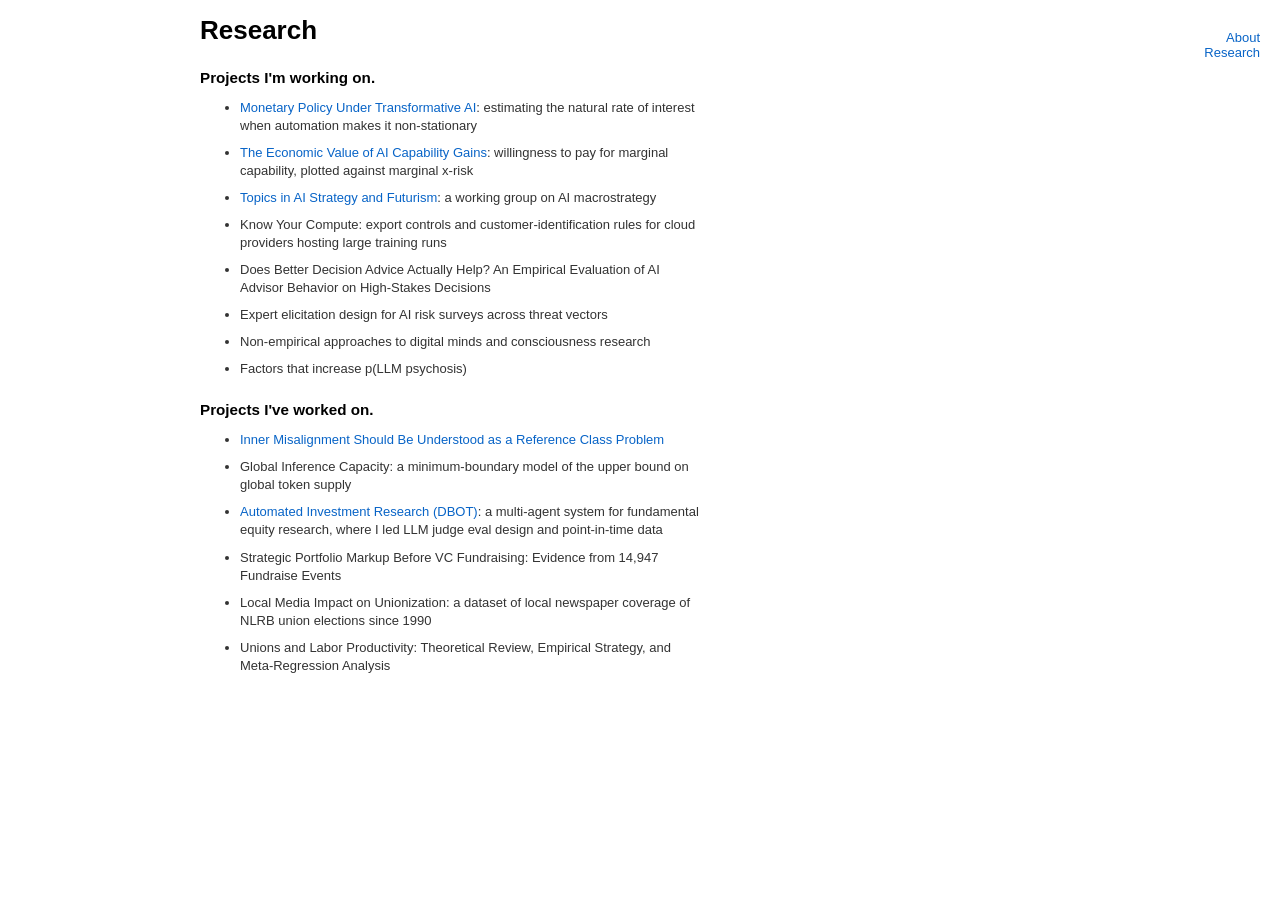
<file: research.html>
<!DOCTYPE html>
<html>
<head>
  <meta charset="utf-8">
  <title>Research · Ayan Sivaram</title>
  <link rel="stylesheet" href="/style.css">
</head>
<body>

<div id="menu">
  <ul>
    <li><a href="/">About</a></li>
    <li><a href="/research">Research</a></li>
  </ul>
</div>

<div id="left"></div>

<div id="content">
  <h1>Research</h1>

  <h3>Projects I'm working on.</h3>
  <ul>
    <li><a href="/monetary-policy-ai">Monetary Policy Under Transformative AI</a>: estimating the natural rate of interest when automation makes it non-stationary</li>
    <li><a href="https://sparai.org/projects/f26/recOZMjF1DEYa0NLG">The Economic Value of AI Capability Gains</a>: willingness to pay for marginal capability, plotted against marginal x-risk</li>
    <li><a href="https://sparai.org/projects/f26/recF3KcxXadCjz1gs">Topics in AI Strategy and Futurism</a>: a working group on AI macrostrategy</li>
    <li>Know Your Compute: export controls and customer-identification rules for cloud providers hosting large training runs</li>
    <li>Does Better Decision Advice Actually Help? An Empirical Evaluation of AI Advisor Behavior on High-Stakes Decisions</li>
    <li>Expert elicitation design for AI risk surveys across threat vectors</li>
    <li>Non-empirical approaches to digital minds and consciousness research</li>
    <li>Factors that increase p(LLM psychosis)</li>

  </ul>

  <h3>Projects I've worked on.</h3>
  <ul>
    <li><a href="https://philpapers.org/rec/SIVIMS">Inner Misalignment Should Be Understood as a Reference Class Problem</a></li>
    <li>Global Inference Capacity: a minimum-boundary model of the upper bound on global token supply</li>
    <li><a href="https://damodaranbot.com/">Automated Investment Research (DBOT)</a>: a multi-agent system for fundamental equity research, where I led LLM judge eval design and point-in-time data</li>
    <li>Strategic Portfolio Markup Before VC Fundraising: Evidence from 14,947 Fundraise Events</li>
    <li>Local Media Impact on Unionization: a dataset of local newspaper coverage of NLRB union elections since 1990</li>
    <li>Unions and Labor Productivity: Theoretical Review, Empirical Strategy, and Meta-Regression Analysis</li>

  </ul>
</div>

</body>
</html>
</file>
<file: style.css>
body {
  font-family: Helvetica, Arial, sans-serif;
  font-size: 13px;
  margin: 0;
  padding: 0;
}

#menu {
  float: right;
  margin-top: 30px;
  margin-right: 20px;
  text-align: right;
  width: 150px;
  font-family: "Myriad Pro", "Helvetica Neue", Helvetica, Arial, sans-serif;
}

#menu ul {
  list-style-type: none;
  margin: 0;
  padding: 0;
}

#menu li a {
  display: inline-block;
  color: #0864c7;
  text-decoration: none;
}

#menu li a:hover {
  text-decoration: underline;
}

#left {
  height: 1px;
  float: left;
  display: block;
  min-width: 0;
  overflow: hidden;
  width: 200px;
  margin: 0;
  padding: 0;
}

#content {
  margin-top: 15px;
  float: left;
  width: 500px;
}

#content h1, #content h2, #content h3 {
  font-family: "Myriad Pro", "Helvetica Neue", Helvetica, Arial, sans-serif;
  margin: 0;
}

#content h2 {
  margin-top: 2em;
}

#content h3 {
  margin-top: 1.5em;
}

#content p, #content ul {
  color: #333;
  line-height: 18px;
}

#content a {
  color: #0864c7;
  text-decoration: none;
}

#content a:hover {
  text-decoration: underline;
}

#content li {
  margin-bottom: 0.7em;
}

#content img {
  margin-top: 1em;
  margin-bottom: 0.5em;
}

sup, sub {
  vertical-align: baseline;
  position: relative;
  top: -0.4em;
}

sub {
  top: 0.4em;
}
</file>
